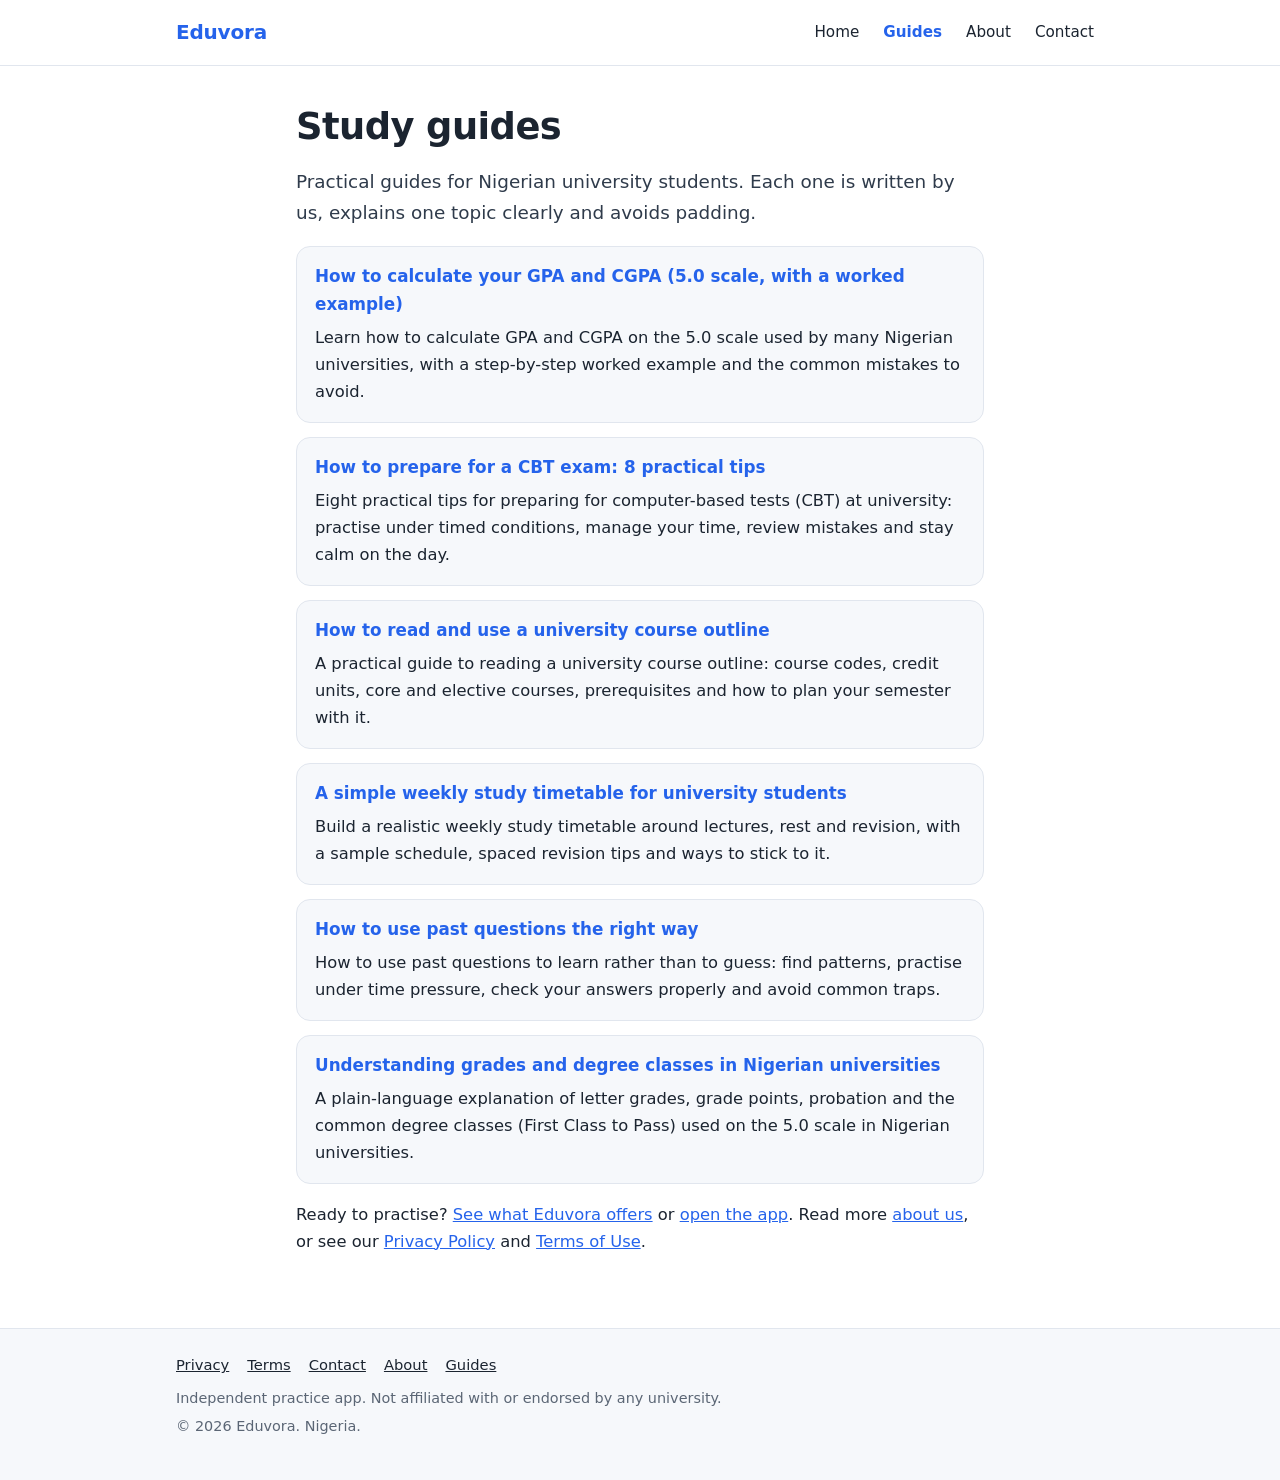
<file: web/guides/index.html>
<!doctype html>
<html lang="en">
<head>
<meta charset="utf-8">
<meta name="viewport" content="width=device-width,initial-scale=1">
<title>Study guides for Nigerian university students | Eduvora</title>
<meta name="description" content="Practical, original study guides for Nigerian university students: GPA and CGPA, CBT exam preparation, course outlines, study timetables, past questions and degree classes.">
<link rel="canonical" href="https://eduvora-app.vercel.app/guides/index.html">
<meta name="theme-color" content="#2563EB">
<meta property="og:type" content="website">
<meta property="og:site_name" content="Eduvora">
<meta property="og:title" content="Study guides for Nigerian university students | Eduvora">
<meta property="og:description" content="Practical, original study guides for Nigerian university students: GPA and CGPA, CBT exam preparation, course outlines, study timetables, past questions and degree classes.">
<meta property="og:url" content="https://eduvora-app.vercel.app/guides/index.html">
<meta property="og:image" content="https://eduvora-app.vercel.app/icons/Icon-512.png">
<meta name="twitter:card" content="summary">
<link rel="icon" type="image/png" href="../favicon.png">
<link rel="stylesheet" href="../site-static/site.css">
</head>
<body>
<header class="site-header">
<div class="wrap">
<a class="brand" href="../welcome.html">Eduvora</a>
<nav class="site-nav" aria-label="Main"><a href="../welcome.html">Home</a><a href="../guides/index.html" aria-current="page">Guides</a><a href="../about.html">About</a><a href="../contact.html">Contact</a></nav>
</div>
</header>
<main>

<div class="narrow page">
<h1>Study guides</h1>
<p class="lead">Practical guides for Nigerian university students. Each one is written by us, explains one topic clearly and avoids padding.</p>
<div class="grid">
<div class="card"><h3><a class="card-link" href="how-to-calculate-gpa-and-cgpa.html">How to calculate your GPA and CGPA (5.0 scale, with a worked example)</a></h3><p>Learn how to calculate GPA and CGPA on the 5.0 scale used by many Nigerian universities, with a step-by-step worked example and the common mistakes to avoid.</p></div>
<div class="card"><h3><a class="card-link" href="how-to-prepare-for-a-cbt-exam.html">How to prepare for a CBT exam: 8 practical tips</a></h3><p>Eight practical tips for preparing for computer-based tests (CBT) at university: practise under timed conditions, manage your time, review mistakes and stay calm on the day.</p></div>
<div class="card"><h3><a class="card-link" href="how-to-read-a-university-course-outline.html">How to read and use a university course outline</a></h3><p>A practical guide to reading a university course outline: course codes, credit units, core and elective courses, prerequisites and how to plan your semester with it.</p></div>
<div class="card"><h3><a class="card-link" href="a-simple-weekly-study-timetable.html">A simple weekly study timetable for university students</a></h3><p>Build a realistic weekly study timetable around lectures, rest and revision, with a sample schedule, spaced revision tips and ways to stick to it.</p></div>
<div class="card"><h3><a class="card-link" href="how-to-use-past-questions-the-right-way.html">How to use past questions the right way</a></h3><p>How to use past questions to learn rather than to guess: find patterns, practise under time pressure, check your answers properly and avoid common traps.</p></div>
<div class="card"><h3><a class="card-link" href="understanding-grades-and-degree-classes.html">Understanding grades and degree classes in Nigerian universities</a></h3><p>A plain-language explanation of letter grades, grade points, probation and the common degree classes (First Class to Pass) used on the 5.0 scale in Nigerian universities.</p></div>
</div>
<p>Ready to practise? <a href="../welcome.html">See what Eduvora offers</a> or <a href="https://eduvora-app.vercel.app/">open the app</a>. Read more <a href="../about.html">about us</a>, or see our <a href="../privacy.html">Privacy Policy</a> and <a href="../terms.html">Terms of Use</a>.</p>
</div>

</main>
<footer class="site-footer">
<div class="wrap">
<nav aria-label="Footer">
<a href="../privacy.html">Privacy</a>
<a href="../terms.html">Terms</a>
<a href="../contact.html">Contact</a>
<a href="../about.html">About</a>
<a href="../guides/index.html">Guides</a>
</nav>
<p>Independent practice app. Not affiliated with or endorsed by any university.</p>
<p>&copy; 2026 Eduvora. Nigeria.</p>
</div>
</footer>
</body>
</html>
</file>
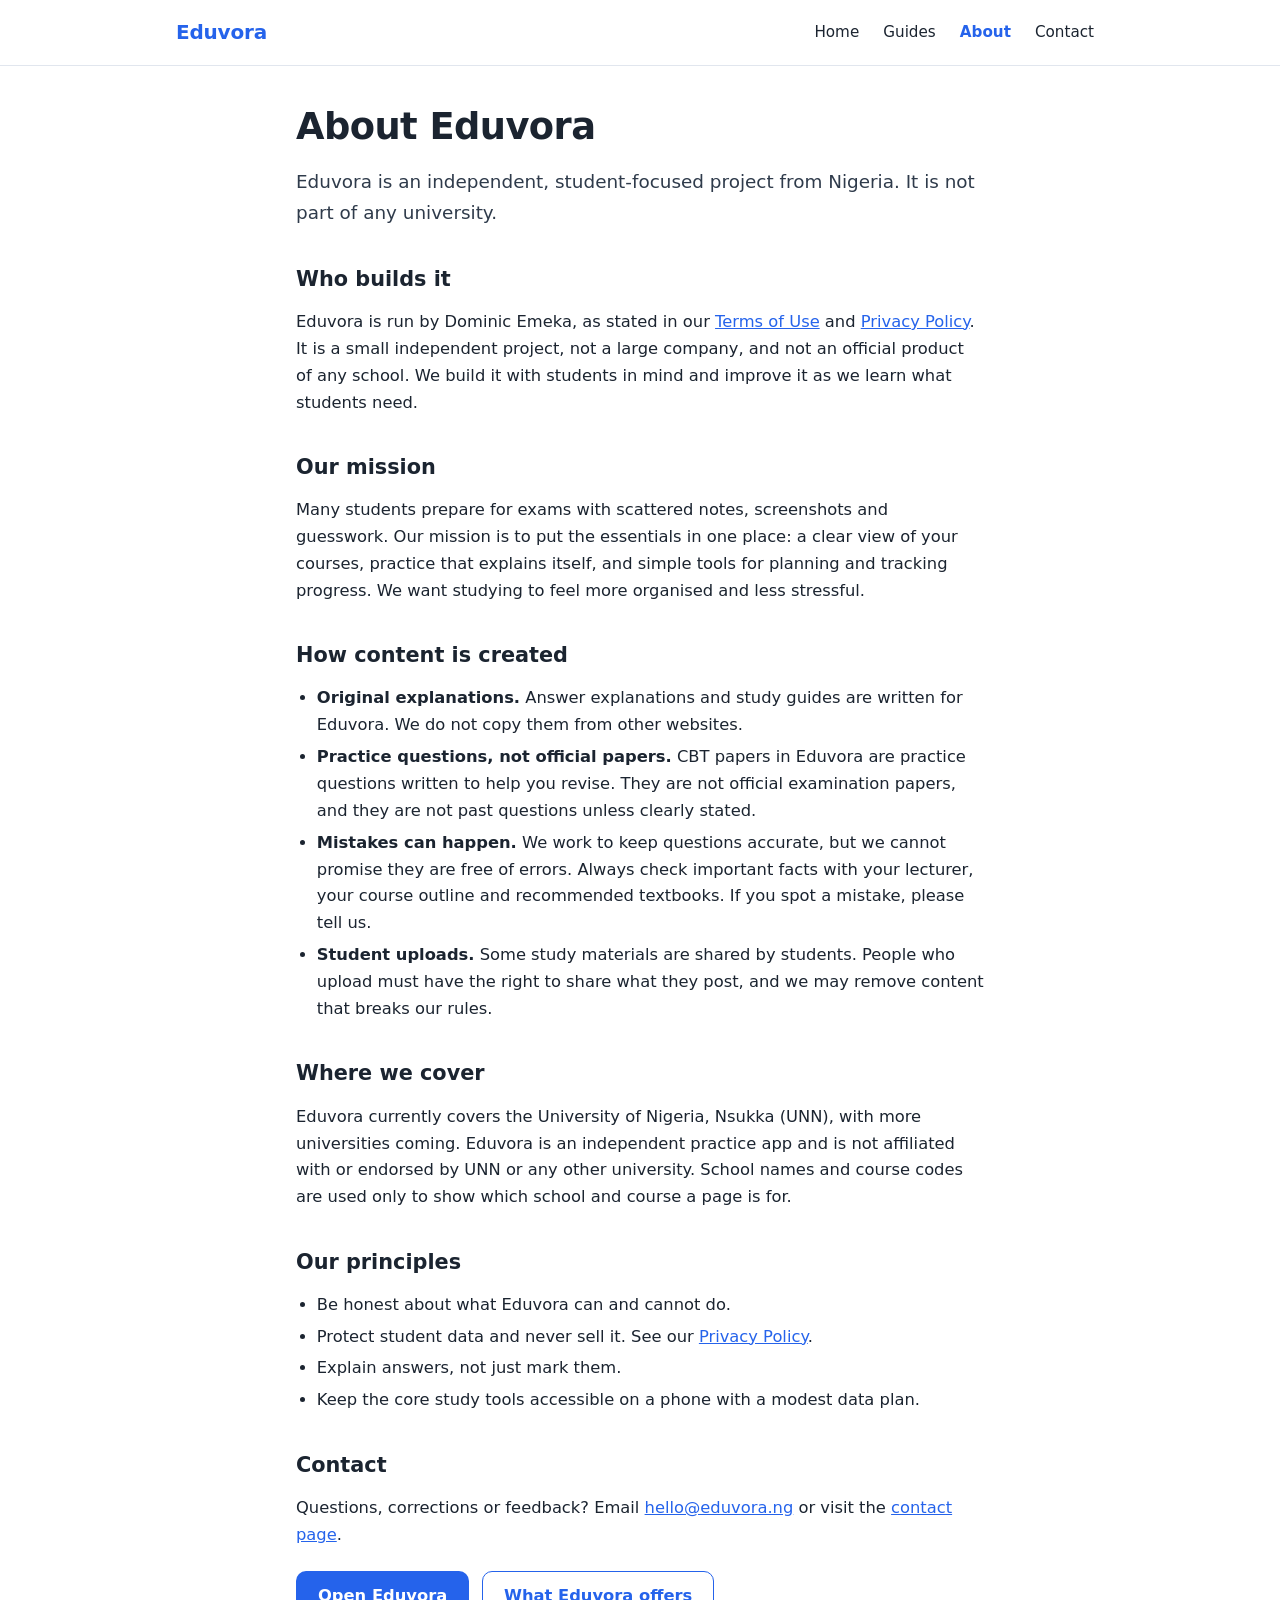
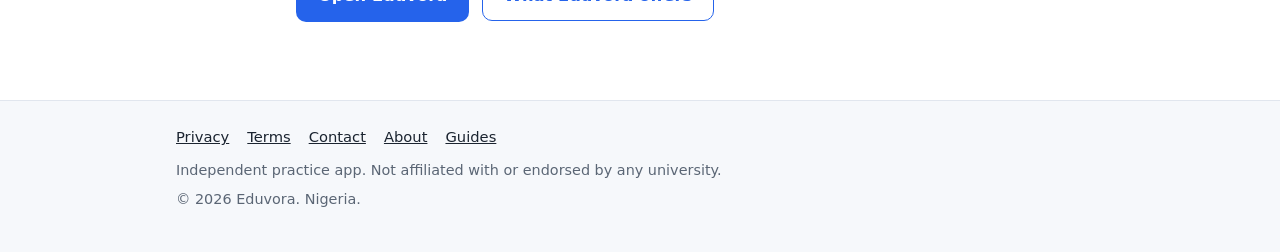
<file: web/about.html>
<!doctype html>
<html lang="en">
<head>
<meta charset="utf-8">
<meta name="viewport" content="width=device-width,initial-scale=1">
<title>About Eduvora - an independent study app from Nigeria</title>
<meta name="description" content="Eduvora is an independent, student-focused project from Nigeria. Learn about our mission, how our practice questions and explanations are created, and how to reach us.">
<link rel="canonical" href="https://eduvora-app.vercel.app/about.html">
<meta name="theme-color" content="#2563EB">
<meta property="og:type" content="website">
<meta property="og:site_name" content="Eduvora">
<meta property="og:title" content="About Eduvora - an independent study app from Nigeria">
<meta property="og:description" content="Eduvora is an independent, student-focused project from Nigeria. Learn about our mission, how our practice questions and explanations are created, and how to reach us.">
<meta property="og:url" content="https://eduvora-app.vercel.app/about.html">
<meta property="og:image" content="https://eduvora-app.vercel.app/icons/Icon-512.png">
<meta name="twitter:card" content="summary">
<link rel="icon" type="image/png" href="favicon.png">
<link rel="stylesheet" href="site-static/site.css">
</head>
<body>
<header class="site-header">
<div class="wrap">
<a class="brand" href="welcome.html">Eduvora</a>
<nav class="site-nav" aria-label="Main"><a href="welcome.html">Home</a><a href="guides/index.html">Guides</a><a href="about.html" aria-current="page">About</a><a href="contact.html">Contact</a></nav>
</div>
</header>
<main>

<div class="narrow page">
<h1>About Eduvora</h1>
<p class="lead">Eduvora is an independent, student-focused project from Nigeria. It is not part of any university.</p>

<h2>Who builds it</h2>
<p>Eduvora is run by Dominic Emeka, as stated in our <a href="terms.html">Terms of Use</a> and <a href="privacy.html">Privacy Policy</a>. It is a small independent project, not a large company, and not an official product of any school. We build it with students in mind and improve it as we learn what students need.</p>

<h2>Our mission</h2>
<p>Many students prepare for exams with scattered notes, screenshots and guesswork. Our mission is to put the essentials in one place: a clear view of your courses, practice that explains itself, and simple tools for planning and tracking progress. We want studying to feel more organised and less stressful.</p>

<h2>How content is created</h2>
<ul>
<li><strong>Original explanations.</strong> Answer explanations and study guides are written for Eduvora. We do not copy them from other websites.</li>
<li><strong>Practice questions, not official papers.</strong> CBT papers in Eduvora are practice questions written to help you revise. They are not official examination papers, and they are not past questions unless clearly stated.</li>
<li><strong>Mistakes can happen.</strong> We work to keep questions accurate, but we cannot promise they are free of errors. Always check important facts with your lecturer, your course outline and recommended textbooks. If you spot a mistake, please tell us.</li>
<li><strong>Student uploads.</strong> Some study materials are shared by students. People who upload must have the right to share what they post, and we may remove content that breaks our rules.</li>
</ul>

<h2>Where we cover</h2>
<p>Eduvora currently covers the University of Nigeria, Nsukka (UNN), with more universities coming. Eduvora is an independent practice app and is not affiliated with or endorsed by UNN or any other university. School names and course codes are used only to show which school and course a page is for.</p>

<h2>Our principles</h2>
<ul>
<li>Be honest about what Eduvora can and cannot do.</li>
<li>Protect student data and never sell it. See our <a href="privacy.html">Privacy Policy</a>.</li>
<li>Explain answers, not just mark them.</li>
<li>Keep the core study tools accessible on a phone with a modest data plan.</li>
</ul>

<h2>Contact</h2>
<p>Questions, corrections or feedback? Email <a href="mailto:hello@eduvora.ng">hello@eduvora.ng</a> or visit the <a href="contact.html">contact page</a>.</p>
<p><a class="btn" href="https://eduvora-app.vercel.app/">Open Eduvora</a> <a class="btn secondary" href="welcome.html">What Eduvora offers</a></p>
</div>

</main>
<footer class="site-footer">
<div class="wrap">
<nav aria-label="Footer">
<a href="privacy.html">Privacy</a>
<a href="terms.html">Terms</a>
<a href="contact.html">Contact</a>
<a href="about.html">About</a>
<a href="guides/index.html">Guides</a>
</nav>
<p>Independent practice app. Not affiliated with or endorsed by any university.</p>
<p>&copy; 2026 Eduvora. Nigeria.</p>
</div>
</footer>
</body>
</html>
</file>
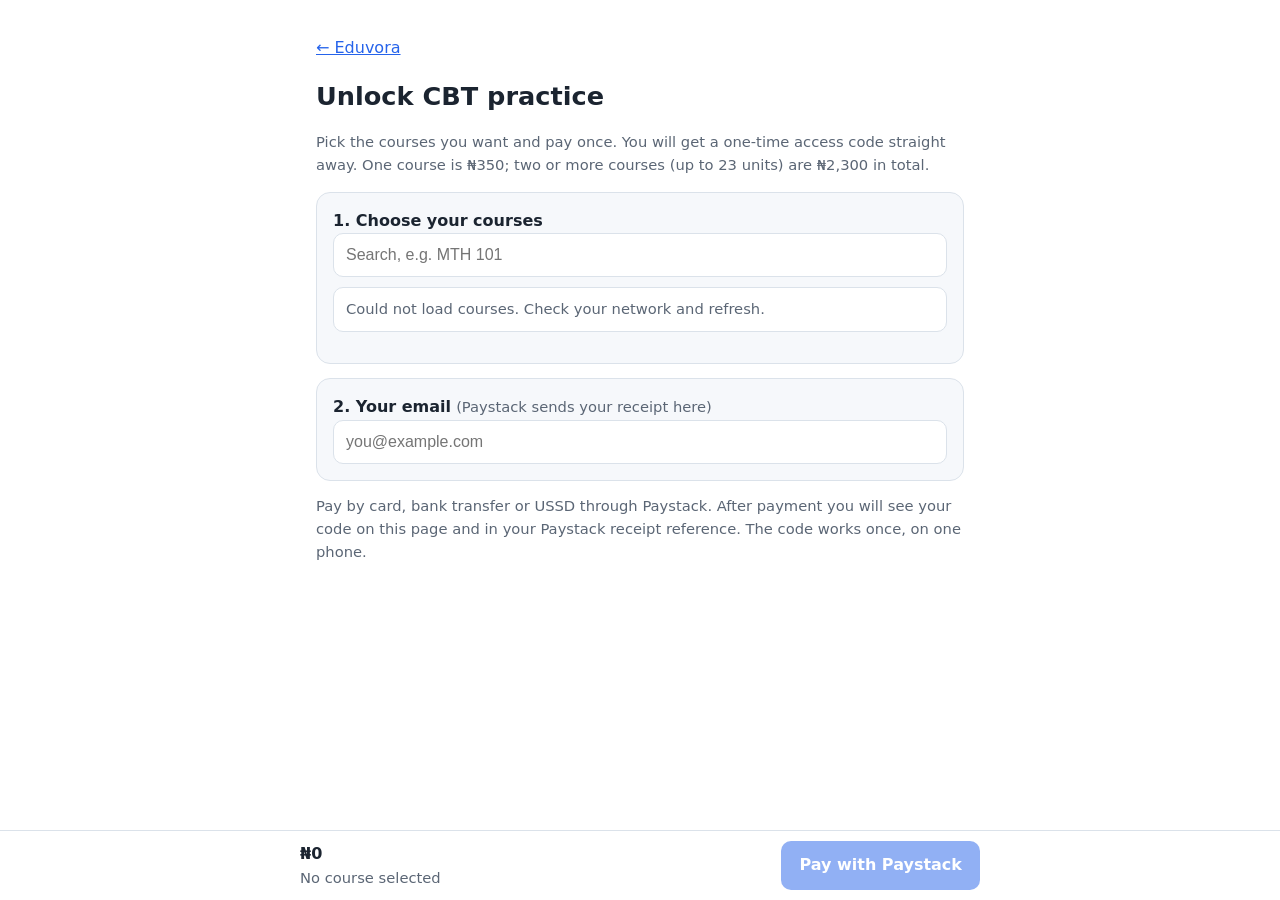
<file: web/buy.html>
<!doctype html>
<html lang="en">
<head>
<meta charset="utf-8">
<meta name="viewport" content="width=device-width,initial-scale=1">
<meta name="robots" content="noindex">
<title>Buy CBT access - Eduvora</title>
<meta name="theme-color" content="#2563EB">
<link rel="icon" type="image/png" href="favicon.png">
<style>
:root{--bg:#fff;--fg:#1b2430;--muted:#5b6675;--line:#dbe2ea;--card:#f6f8fb;--brand:#2563EB;--brand-fg:#fff;--ok:#0b6b5f;--err:#b42318}
@media (prefers-color-scheme:dark){:root{--bg:#12171d;--fg:#e6ebf0;--muted:#9aa6b4;--line:#2a3441;--card:#1a222c;--brand:#4b83f0;--ok:#6fd3c3;--err:#ff8f85}}
*{box-sizing:border-box}
body{margin:0;background:var(--bg);color:var(--fg);font-family:system-ui,-apple-system,Segoe UI,Roboto,sans-serif;line-height:1.55}
main{max-width:680px;margin:0 auto;padding:20px 16px 90px}
h1{font-size:1.6rem;margin:.3em 0 .2em}
.muted{color:var(--muted);font-size:.92rem}
a{color:var(--brand)}
.card{background:var(--card);border:1px solid var(--line);border-radius:14px;padding:16px;margin:14px 0}
input[type=text],input[type=email],input[type=search]{width:100%;padding:12px;border:1px solid var(--line);border-radius:10px;background:var(--bg);color:var(--fg);font-size:1rem}
.list{max-height:46vh;overflow:auto;border:1px solid var(--line);border-radius:10px;background:var(--bg);margin-top:10px}
.row{display:flex;gap:10px;align-items:flex-start;padding:10px 12px;border-bottom:1px solid var(--line);cursor:pointer}
.row:last-child{border-bottom:0}
.row input{margin-top:4px;width:18px;height:18px}
.row .t{font-weight:600}
.row .s{color:var(--muted);font-size:.85rem}
.row.off{opacity:.45;cursor:not-allowed}
.bar{position:fixed;left:0;right:0;bottom:0;background:var(--bg);border-top:1px solid var(--line);padding:10px 16px}
.bar .in{max-width:680px;margin:0 auto;display:flex;gap:12px;align-items:center;justify-content:space-between}
button{font:inherit;font-weight:700;border:0;border-radius:10px;padding:12px 18px;background:var(--brand);color:var(--brand-fg);cursor:pointer}
button[disabled]{opacity:.5;cursor:not-allowed}
button.ghost{background:transparent;color:var(--brand);border:1px solid var(--line)}
.code{font-size:2rem;font-weight:800;letter-spacing:.08em;text-align:center;padding:18px;border:2px dashed var(--brand);border-radius:14px;background:var(--bg);word-break:break-all;user-select:all}
.err{color:var(--err);margin:8px 0}
.ok{color:var(--ok)}
ol{padding-left:20px}
.hidden{display:none}
</style>
</head>
<body>
<main>
<p><a href="welcome.html">&larr; Eduvora</a></p>

<section id="shop">
  <h1>Unlock CBT practice</h1>
  <p class="muted">Pick the courses you want and pay once. You will get a one-time access code straight away. One course is &#8358;350; two or more courses (up to 23 units) are &#8358;2,300 in total.</p>

  <div class="card">
    <label for="q"><strong>1. Choose your courses</strong></label>
    <input id="q" type="search" placeholder="Search, e.g. MTH 101" autocomplete="off">
    <div id="list" class="list"><div class="row"><span class="muted">Loading courses...</span></div></div>
    <p class="muted" id="units"></p>
  </div>

  <div class="card">
    <label for="email"><strong>2. Your email</strong> <span class="muted">(Paystack sends your receipt here)</span></label>
    <input id="email" type="email" placeholder="you@example.com" autocomplete="email">
    <p id="err" class="err hidden"></p>
  </div>

  <p class="muted">Pay by card, bank transfer or USSD through Paystack. After payment you will see your code on this page and in your Paystack receipt reference. The code works once, on one phone.</p>
</section>

<section id="result" class="hidden">
  <h1 id="rtitle">Confirming your payment...</h1>
  <p id="rmsg" class="muted">Please keep this page open. Bank transfers can take a minute.</p>
  <div id="rcode" class="code hidden"></div>
  <div id="rhow" class="hidden">
    <p><button id="copy" class="ghost" type="button">Copy code</button></p>
    <ol>
      <li>Open the <strong>Eduvora</strong> app and sign in.</li>
      <li>Go to <strong>CBT</strong> and tap a locked paper.</li>
      <li>Tap <strong>&ldquo;I have an access code&rdquo;</strong> and enter the code above.</li>
    </ol>
    <p class="muted">Screenshot this page or copy the code now. If you lose it, open this page again from the same phone, or enter your Paystack reference below.</p>
  </div>
  <div class="card hidden" id="again">
    <label for="ref"><strong>Already paid?</strong> Enter your payment reference (it starts with <code>edg_</code>).</label>
    <input id="ref" type="text" placeholder="edg_..." autocomplete="off">
    <p><button id="find" type="button">Show my code</button></p>
  </div>
  <p><a href="buy.html">Buy more courses</a></p>
</section>
</main>

<div class="bar" id="bar">
  <div class="in">
    <div><strong id="price">&#8358;0</strong><div class="muted" id="count">No course selected</div></div>
    <button id="pay" type="button" disabled>Pay with Paystack</button>
  </div>
</div>

<script>
(function () {
  var API = 'https://wdsvzhxhqzblpekdmsqs.supabase.co/functions/v1/';
  var KEY = 'sb_publishable_OXt5d1ErVRZkC8vN-bGSJw_WpX07_IK';
  var MAX_UNITS = 23;
  var subjects = [];
  var picked = {};
  var $ = function (id) { return document.getElementById(id); };

  function call(fn, body) {
    return fetch(API + fn, {
      method: 'POST',
      headers: { 'Content-Type': 'application/json', apikey: KEY },
      body: JSON.stringify(body || {})
    }).then(function (r) { return r.json().then(function (j) { j._status = r.status; return j; }); });
  }
  function money(n) { return '₦' + n.toLocaleString('en-NG'); }
  function esc(s) { return String(s).replace(/[&<>"]/g, function (c) { return { '&': '&amp;', '<': '&lt;', '>': '&gt;', '"': '&quot;' }[c]; }); }
  function totalUnits() { return subjects.reduce(function (s, x) { return s + (picked[x.id] ? x.units : 0); }, 0); }
  function count() { return Object.keys(picked).filter(function (k) { return picked[k]; }).length; }

  function render() {
    var q = $('q').value.trim().toLowerCase();
    var used = totalUnits();
    var html = '';
    subjects.forEach(function (s) {
      if (q && s.name.toLowerCase().indexOf(q) === -1) return;
      var on = !!picked[s.id];
      var off = !on && used + s.units > MAX_UNITS;
      html += '<label class="row' + (off ? ' off' : '') + '"><input type="checkbox" data-id="' + esc(s.id) + '"' + (on ? ' checked' : '') + (off ? ' disabled' : '') + '>' +
        '<span><span class="t">' + esc(s.name) + '</span><br><span class="s">' + s.questions + ' questions &middot; ' + s.units + ' units</span></span></label>';
    });
    $('list').innerHTML = html || '<div class="row"><span class="muted">No course found.</span></div>';
    var n = count();
    $('units').textContent = used + ' / ' + MAX_UNITS + ' units selected';
    $('price').textContent = money(n === 0 ? 0 : (n === 1 ? 350 : 2300));
    $('count').textContent = n === 0 ? 'No course selected' : n + (n === 1 ? ' course' : ' courses');
    $('pay').disabled = n === 0;
  }

  function showErr(msg) { var e = $('err'); e.textContent = msg; e.classList.toggle('hidden', !msg); }

  function loadCatalog() {
    call('guest-catalog').then(function (j) {
      subjects = (j.subjects || []).filter(function (s) { return s.units > 0; });
      if (!subjects.length) $('list').innerHTML = '<div class="row"><span class="muted">' + esc(j.error || 'No courses available right now.') + '</span></div>';
      else render();
    }).catch(function () { $('list').innerHTML = '<div class="row"><span class="muted">Could not load courses. Check your network and refresh.</span></div>'; });
  }

  $('q').addEventListener('input', render);
  $('list').addEventListener('change', function (e) {
    var id = e.target && e.target.getAttribute('data-id');
    if (id) { picked[id] = e.target.checked; render(); }
  });
  $('pay').addEventListener('click', function () {
    showErr('');
    var email = $('email').value.trim();
    if (!/^[^\s@]+@[^\s@]+\.[^\s@]{2,}$/.test(email)) { showErr('Enter a valid email address.'); $('email').focus(); return; }
    var ids = Object.keys(picked).filter(function (k) { return picked[k]; });
    $('pay').disabled = true; $('pay').textContent = 'Opening Paystack...';
    call('guest-checkout', { email: email, subjectIds: ids }).then(function (j) {
      if (j.authorizationUrl) {
        try { localStorage.setItem('eduvora_last_ref', j.reference); } catch (e) {}
        window.location.href = j.authorizationUrl;
      } else {
        showErr(j.error || 'Could not start the payment. Please try again.');
        $('pay').disabled = false; $('pay').textContent = 'Pay with Paystack';
      }
    }).catch(function () { showErr('Network problem. Please try again.'); $('pay').disabled = false; $('pay').textContent = 'Pay with Paystack'; });
  });

  // ---------- result mode ----------
  function showCode(code) {
    $('rtitle').textContent = 'Payment received';
    $('rtitle').className = 'ok';
    $('rmsg').textContent = 'Your one-time access code:';
    $('rcode').textContent = code; $('rcode').classList.remove('hidden');
    $('rhow').classList.remove('hidden');
    $('again').classList.add('hidden');
    $('bar').classList.add('hidden');
  }
  function claim(ref, attempt) {
    call('guest-claim', { reference: ref }).then(function (j) {
      if (j.paid && j.code) { showCode(j.code); return; }
      if (j.error && j._status !== 200) {
        $('rtitle').textContent = 'We could not find that payment';
        $('rmsg').textContent = j.error; $('again').classList.remove('hidden'); return;
      }
      if (attempt < 25) { setTimeout(function () { claim(ref, attempt + 1); }, 3000); return; }
      $('rtitle').textContent = 'Still waiting for the payment';
      $('rmsg').textContent = 'If you have already paid, wait a minute and enter your reference below, or contact us at hello@eduvora.ng with your Paystack receipt.';
      $('again').classList.remove('hidden');
    }).catch(function () {
      if (attempt < 25) setTimeout(function () { claim(ref, attempt + 1); }, 4000);
    });
  }
  function startResult(ref) {
    $('shop').classList.add('hidden'); $('bar').classList.add('hidden'); $('result').classList.remove('hidden');
    $('again').classList.remove('hidden');
    claim(ref, 0);
  }
  $('find').addEventListener('click', function () {
    var ref = $('ref').value.trim();
    if (!/^edg_[a-f0-9]{32}$/.test(ref)) { $('rmsg').textContent = 'That reference does not look right. It starts with edg_ and has 36 characters.'; return; }
    $('rtitle').textContent = 'Checking...'; $('rcode').classList.add('hidden'); claim(ref, 0);
  });
  $('copy').addEventListener('click', function () {
    var c = $('rcode').textContent;
    if (navigator.clipboard) navigator.clipboard.writeText(c).then(function () { $('copy').textContent = 'Copied'; });
  });

  var m = /[?&]ref=(edg_[a-f0-9]{32})/.exec(location.search);
  if (m) { startResult(m[1]); } else { loadCatalog(); }
})();
</script>
</body>
</html>
</file>
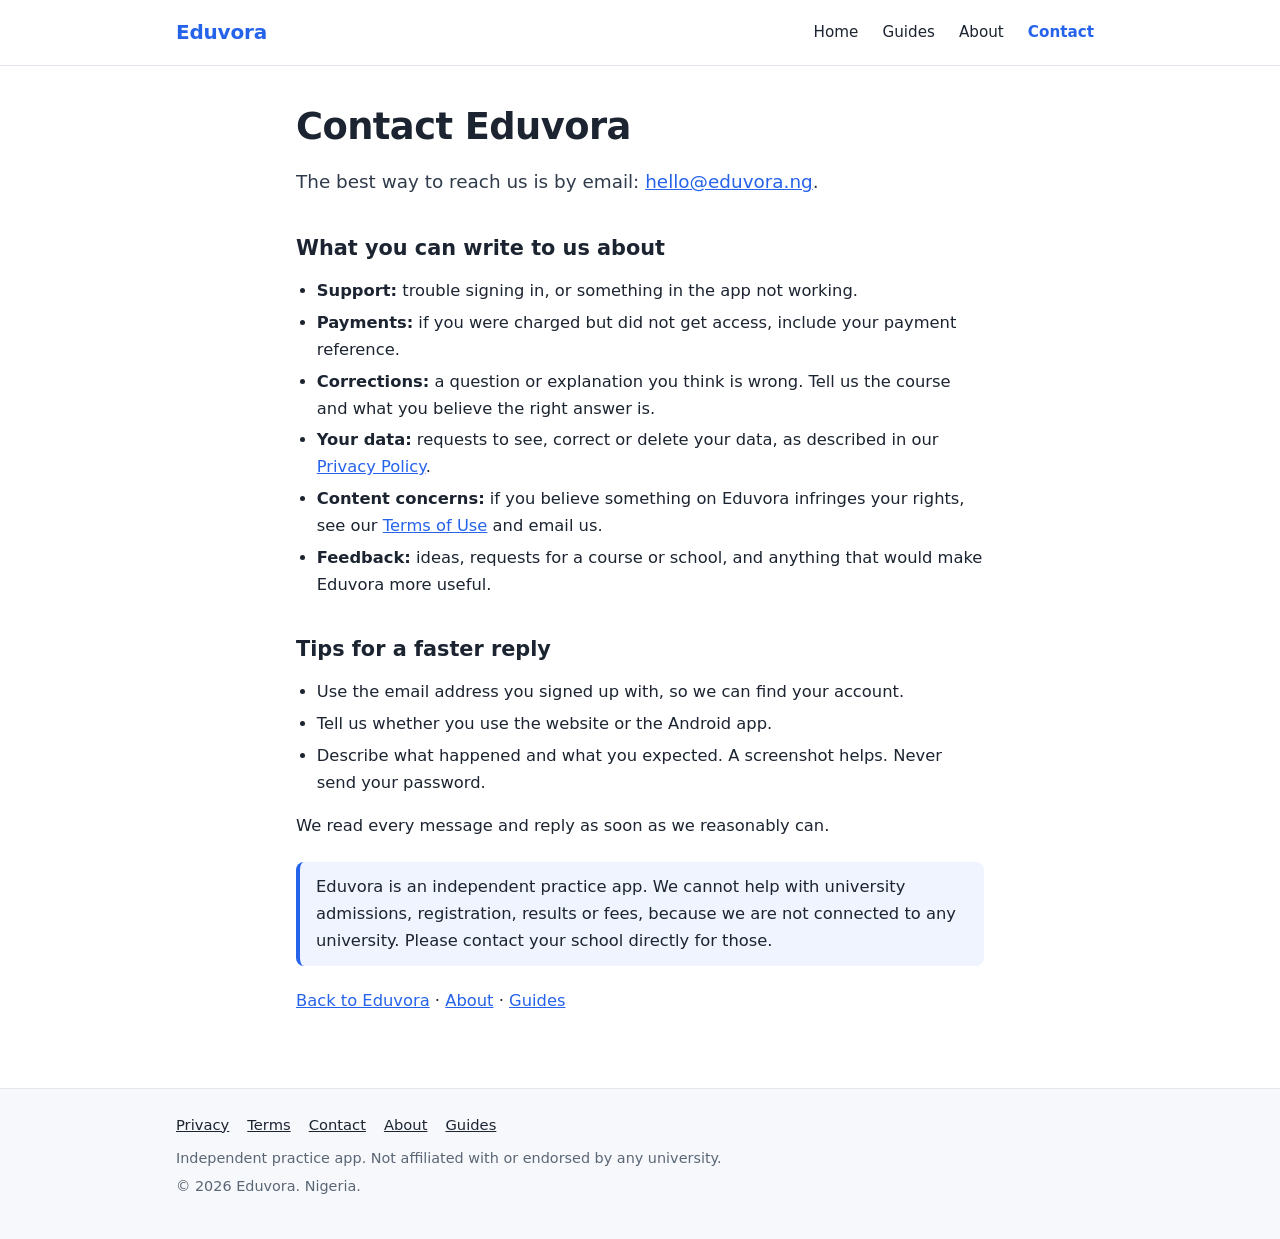
<file: web/contact.html>
<!doctype html>
<html lang="en">
<head>
<meta charset="utf-8">
<meta name="viewport" content="width=device-width,initial-scale=1">
<title>Contact Eduvora</title>
<meta name="description" content="Contact the Eduvora team by email for support, corrections, payment questions, account deletion requests or feedback.">
<link rel="canonical" href="https://eduvora-app.vercel.app/contact.html">
<meta name="theme-color" content="#2563EB">
<meta property="og:type" content="website">
<meta property="og:site_name" content="Eduvora">
<meta property="og:title" content="Contact Eduvora">
<meta property="og:description" content="Contact the Eduvora team by email for support, corrections, payment questions, account deletion requests or feedback.">
<meta property="og:url" content="https://eduvora-app.vercel.app/contact.html">
<meta property="og:image" content="https://eduvora-app.vercel.app/icons/Icon-512.png">
<meta name="twitter:card" content="summary">
<link rel="icon" type="image/png" href="favicon.png">
<link rel="stylesheet" href="site-static/site.css">
</head>
<body>
<header class="site-header">
<div class="wrap">
<a class="brand" href="welcome.html">Eduvora</a>
<nav class="site-nav" aria-label="Main"><a href="welcome.html">Home</a><a href="guides/index.html">Guides</a><a href="about.html">About</a><a href="contact.html" aria-current="page">Contact</a></nav>
</div>
</header>
<main>

<div class="narrow page">
<h1>Contact Eduvora</h1>
<p class="lead">The best way to reach us is by email: <a href="mailto:hello@eduvora.ng">hello@eduvora.ng</a>.</p>

<h2>What you can write to us about</h2>
<ul>
<li><strong>Support:</strong> trouble signing in, or something in the app not working.</li>
<li><strong>Payments:</strong> if you were charged but did not get access, include your payment reference.</li>
<li><strong>Corrections:</strong> a question or explanation you think is wrong. Tell us the course and what you believe the right answer is.</li>
<li><strong>Your data:</strong> requests to see, correct or delete your data, as described in our <a href="privacy.html">Privacy Policy</a>.</li>
<li><strong>Content concerns:</strong> if you believe something on Eduvora infringes your rights, see our <a href="terms.html">Terms of Use</a> and email us.</li>
<li><strong>Feedback:</strong> ideas, requests for a course or school, and anything that would make Eduvora more useful.</li>
</ul>

<h2>Tips for a faster reply</h2>
<ul>
<li>Use the email address you signed up with, so we can find your account.</li>
<li>Tell us whether you use the website or the Android app.</li>
<li>Describe what happened and what you expected. A screenshot helps. Never send your password.</li>
</ul>

<p>We read every message and reply as soon as we reasonably can.</p>

<div class="note">
<p>Eduvora is an independent practice app. We cannot help with university admissions, registration, results or fees, because we are not connected to any university. Please contact your school directly for those.</p>
</div>

<p><a href="welcome.html">Back to Eduvora</a> &middot; <a href="about.html">About</a> &middot; <a href="guides/index.html">Guides</a></p>
</div>

</main>
<footer class="site-footer">
<div class="wrap">
<nav aria-label="Footer">
<a href="privacy.html">Privacy</a>
<a href="terms.html">Terms</a>
<a href="contact.html">Contact</a>
<a href="about.html">About</a>
<a href="guides/index.html">Guides</a>
</nav>
<p>Independent practice app. Not affiliated with or endorsed by any university.</p>
<p>&copy; 2026 Eduvora. Nigeria.</p>
</div>
</footer>
</body>
</html>
</file>
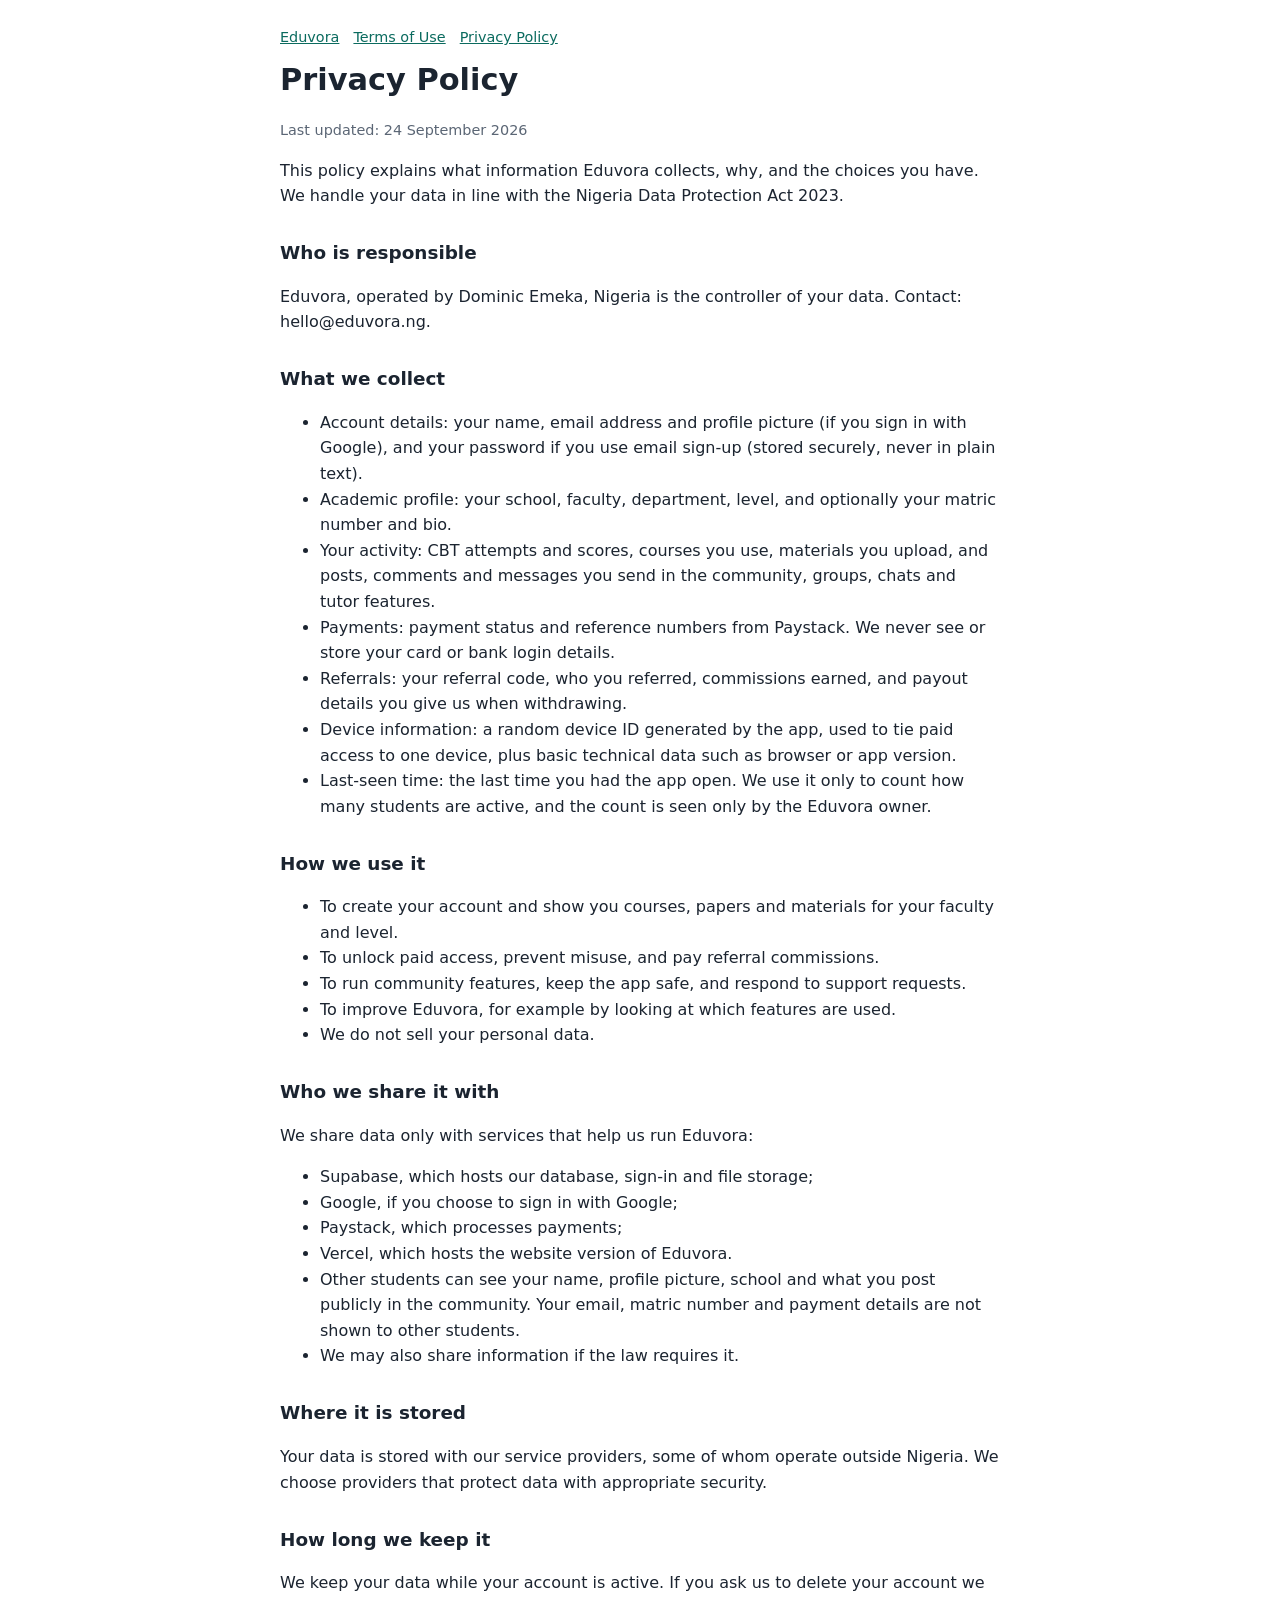
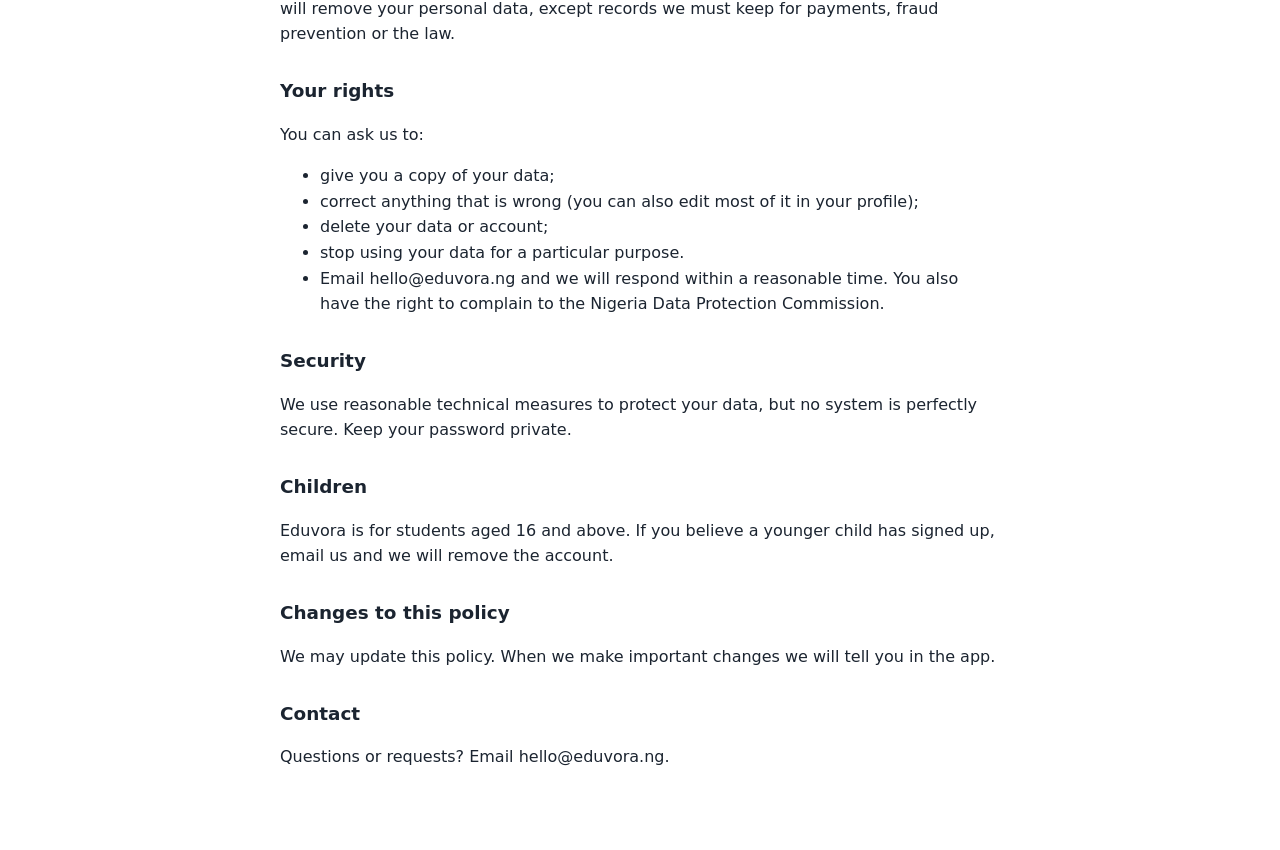
<file: web/privacy.html>
<!doctype html><html lang='en'><head><meta charset='utf-8'><meta name='viewport' content='width=device-width,initial-scale=1'><title>Privacy Policy - Eduvora</title><style>body{font-family:system-ui,-apple-system,Segoe UI,Roboto,sans-serif;line-height:1.6;color:#1b2430;background:#fff;margin:0}main{max-width:720px;margin:0 auto;padding:24px 16px 64px}h1{font-size:1.9rem;margin:.2em 0}h2{font-size:1.15rem;margin:1.6em 0 .4em}p,li{font-size:1rem}.muted{color:#5b6675;font-size:.9rem}a{color:#0b6b5f}nav a{margin-right:14px;font-size:.9rem}@media (prefers-color-scheme:dark){body{background:#12171d;color:#e6ebf0}.muted{color:#9aa6b4}a{color:#6fd3c3}}</style></head><body><main><nav><a href='/'>Eduvora</a><a href='terms.html'>Terms of Use</a><a href='privacy.html'>Privacy Policy</a></nav><h1>Privacy Policy</h1><p class='muted'>Last updated: 24 September 2026</p><p>This policy explains what information Eduvora collects, why, and the choices you have. We handle your data in line with the Nigeria Data Protection Act 2023.</p><h2>Who is responsible</h2><p>Eduvora, operated by Dominic Emeka, Nigeria is the controller of your data. Contact: hello@eduvora.ng.</p><h2>What we collect</h2><ul><li>Account details: your name, email address and profile picture (if you sign in with Google), and your password if you use email sign-up (stored securely, never in plain text).</li><li>Academic profile: your school, faculty, department, level, and optionally your matric number and bio.</li><li>Your activity: CBT attempts and scores, courses you use, materials you upload, and posts, comments and messages you send in the community, groups, chats and tutor features.</li><li>Payments: payment status and reference numbers from Paystack. We never see or store your card or bank login details.</li><li>Referrals: your referral code, who you referred, commissions earned, and payout details you give us when withdrawing.</li><li>Device information: a random device ID generated by the app, used to tie paid access to one device, plus basic technical data such as browser or app version.</li><li>Last-seen time: the last time you had the app open. We use it only to count how many students are active, and the count is seen only by the Eduvora owner.</li></ul><h2>How we use it</h2><ul><li>To create your account and show you courses, papers and materials for your faculty and level.</li><li>To unlock paid access, prevent misuse, and pay referral commissions.</li><li>To run community features, keep the app safe, and respond to support requests.</li><li>To improve Eduvora, for example by looking at which features are used.</li><li>We do not sell your personal data.</li></ul><h2>Who we share it with</h2><p>We share data only with services that help us run Eduvora:</p><ul><li>Supabase, which hosts our database, sign-in and file storage;</li><li>Google, if you choose to sign in with Google;</li><li>Paystack, which processes payments;</li><li>Vercel, which hosts the website version of Eduvora.</li><li>Other students can see your name, profile picture, school and what you post publicly in the community. Your email, matric number and payment details are not shown to other students.</li><li>We may also share information if the law requires it.</li></ul><h2>Where it is stored</h2><p>Your data is stored with our service providers, some of whom operate outside Nigeria. We choose providers that protect data with appropriate security.</p><h2>How long we keep it</h2><p>We keep your data while your account is active. If you ask us to delete your account we will remove your personal data, except records we must keep for payments, fraud prevention or the law.</p><h2>Your rights</h2><p>You can ask us to:</p><ul><li>give you a copy of your data;</li><li>correct anything that is wrong (you can also edit most of it in your profile);</li><li>delete your data or account;</li><li>stop using your data for a particular purpose.</li><li>Email hello@eduvora.ng and we will respond within a reasonable time. You also have the right to complain to the Nigeria Data Protection Commission.</li></ul><h2>Security</h2><p>We use reasonable technical measures to protect your data, but no system is perfectly secure. Keep your password private.</p><h2>Children</h2><p>Eduvora is for students aged 16 and above. If you believe a younger child has signed up, email us and we will remove the account.</p><h2>Changes to this policy</h2><p>We may update this policy. When we make important changes we will tell you in the app.</p><h2>Contact</h2><p>Questions or requests? Email hello@eduvora.ng.</p></main></body></html>
</file>
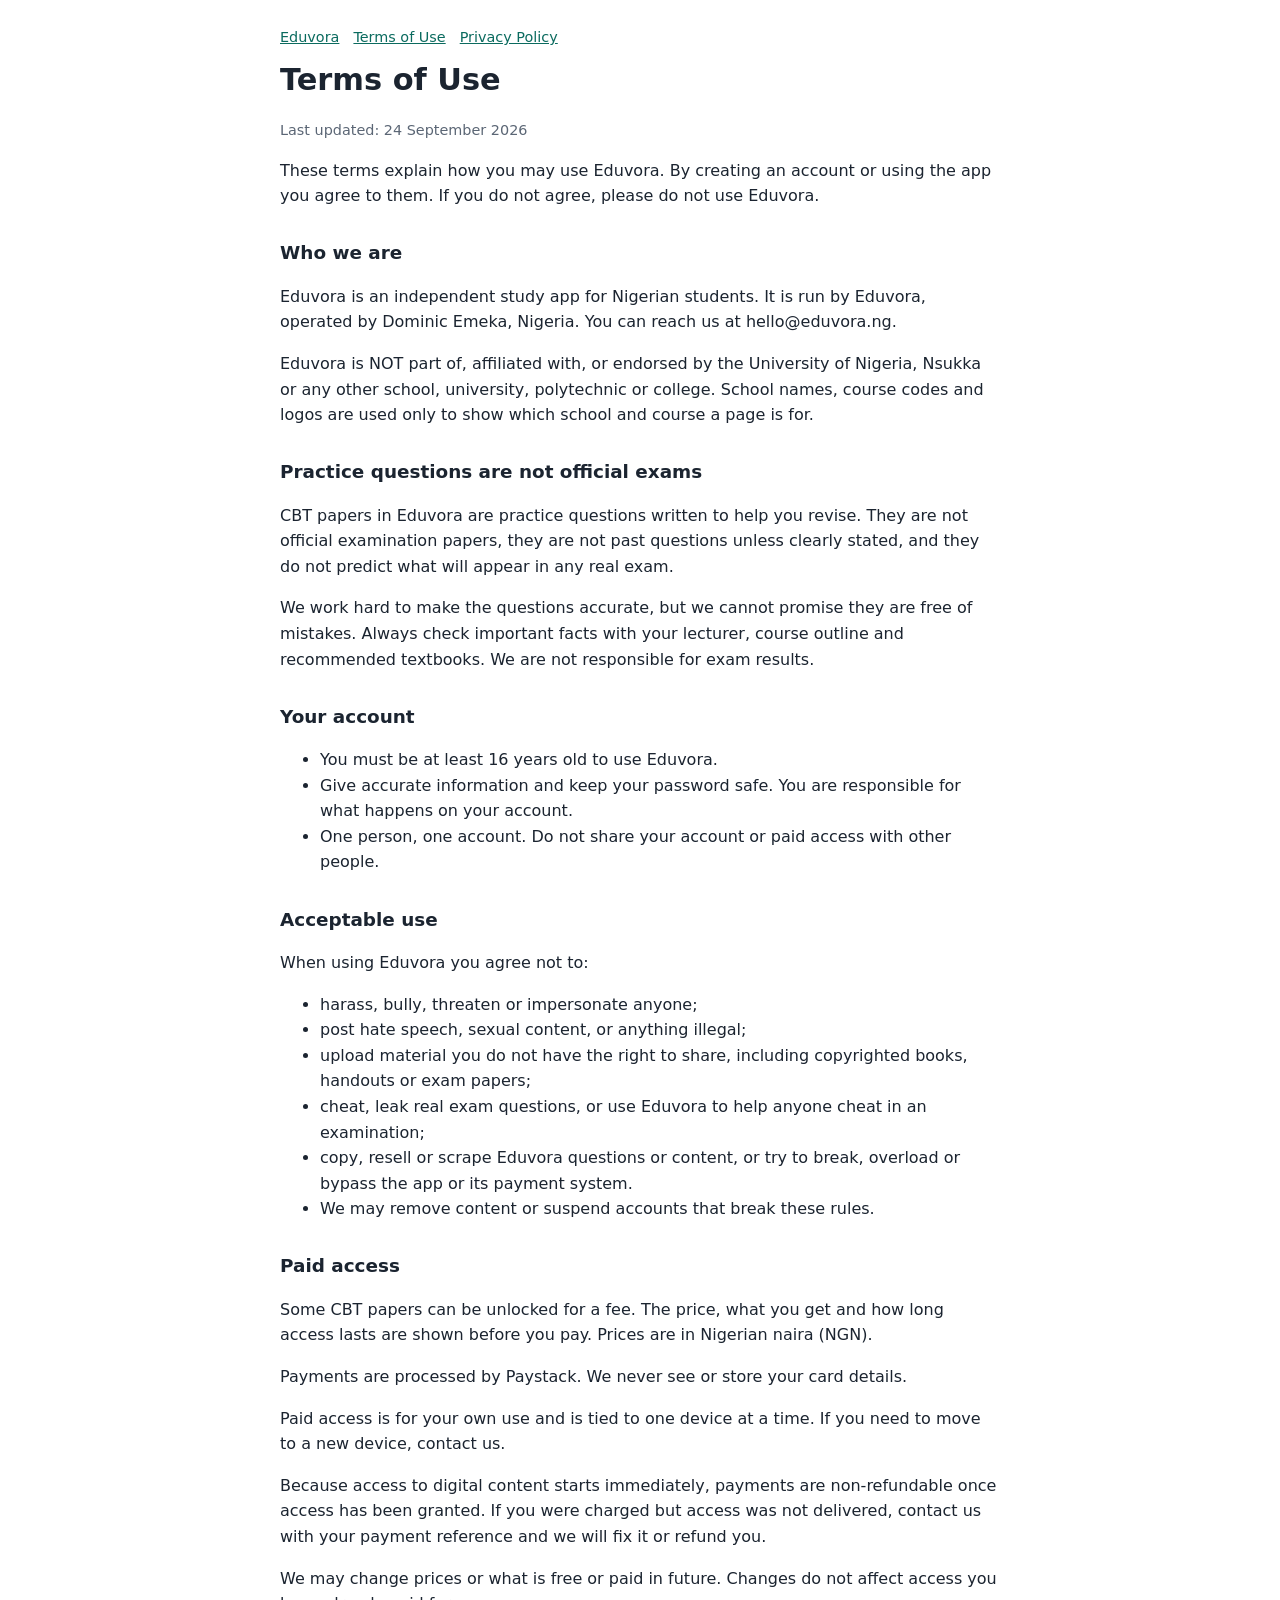
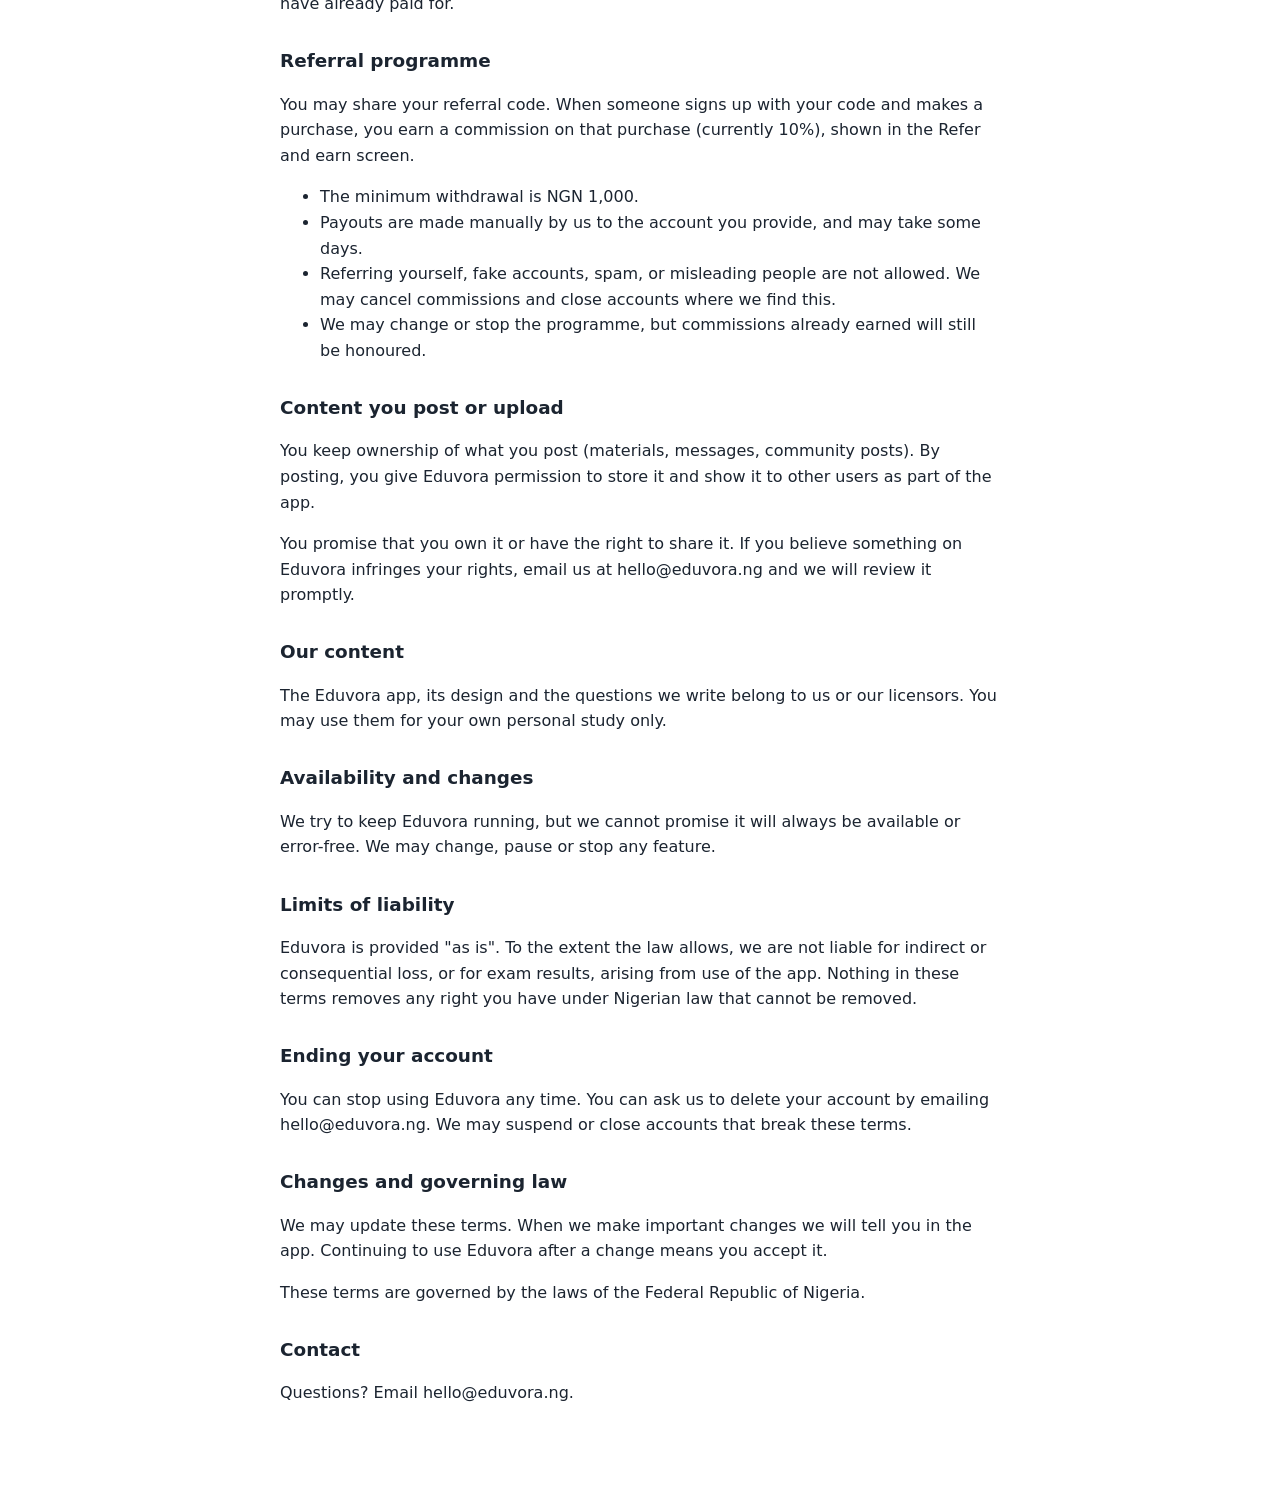
<file: web/terms.html>
<!doctype html><html lang='en'><head><meta charset='utf-8'><meta name='viewport' content='width=device-width,initial-scale=1'><title>Terms of Use - Eduvora</title><style>body{font-family:system-ui,-apple-system,Segoe UI,Roboto,sans-serif;line-height:1.6;color:#1b2430;background:#fff;margin:0}main{max-width:720px;margin:0 auto;padding:24px 16px 64px}h1{font-size:1.9rem;margin:.2em 0}h2{font-size:1.15rem;margin:1.6em 0 .4em}p,li{font-size:1rem}.muted{color:#5b6675;font-size:.9rem}a{color:#0b6b5f}nav a{margin-right:14px;font-size:.9rem}@media (prefers-color-scheme:dark){body{background:#12171d;color:#e6ebf0}.muted{color:#9aa6b4}a{color:#6fd3c3}}</style></head><body><main><nav><a href='/'>Eduvora</a><a href='terms.html'>Terms of Use</a><a href='privacy.html'>Privacy Policy</a></nav><h1>Terms of Use</h1><p class='muted'>Last updated: 24 September 2026</p><p>These terms explain how you may use Eduvora. By creating an account or using the app you agree to them. If you do not agree, please do not use Eduvora.</p><h2>Who we are</h2><p>Eduvora is an independent study app for Nigerian students. It is run by Eduvora, operated by Dominic Emeka, Nigeria. You can reach us at hello@eduvora.ng.</p><p>Eduvora is NOT part of, affiliated with, or endorsed by the University of Nigeria, Nsukka or any other school, university, polytechnic or college. School names, course codes and logos are used only to show which school and course a page is for.</p><h2>Practice questions are not official exams</h2><p>CBT papers in Eduvora are practice questions written to help you revise. They are not official examination papers, they are not past questions unless clearly stated, and they do not predict what will appear in any real exam.</p><p>We work hard to make the questions accurate, but we cannot promise they are free of mistakes. Always check important facts with your lecturer, course outline and recommended textbooks. We are not responsible for exam results.</p><h2>Your account</h2><ul><li>You must be at least 16 years old to use Eduvora.</li><li>Give accurate information and keep your password safe. You are responsible for what happens on your account.</li><li>One person, one account. Do not share your account or paid access with other people.</li></ul><h2>Acceptable use</h2><p>When using Eduvora you agree not to:</p><ul><li>harass, bully, threaten or impersonate anyone;</li><li>post hate speech, sexual content, or anything illegal;</li><li>upload material you do not have the right to share, including copyrighted books, handouts or exam papers;</li><li>cheat, leak real exam questions, or use Eduvora to help anyone cheat in an examination;</li><li>copy, resell or scrape Eduvora questions or content, or try to break, overload or bypass the app or its payment system.</li><li>We may remove content or suspend accounts that break these rules.</li></ul><h2>Paid access</h2><p>Some CBT papers can be unlocked for a fee. The price, what you get and how long access lasts are shown before you pay. Prices are in Nigerian naira (NGN).</p><p>Payments are processed by Paystack. We never see or store your card details.</p><p>Paid access is for your own use and is tied to one device at a time. If you need to move to a new device, contact us.</p><p>Because access to digital content starts immediately, payments are non-refundable once access has been granted. If you were charged but access was not delivered, contact us with your payment reference and we will fix it or refund you.</p><p>We may change prices or what is free or paid in future. Changes do not affect access you have already paid for.</p><h2>Referral programme</h2><p>You may share your referral code. When someone signs up with your code and makes a purchase, you earn a commission on that purchase (currently 10%), shown in the Refer and earn screen.</p><ul><li>The minimum withdrawal is NGN 1,000.</li><li>Payouts are made manually by us to the account you provide, and may take some days.</li><li>Referring yourself, fake accounts, spam, or misleading people are not allowed. We may cancel commissions and close accounts where we find this.</li><li>We may change or stop the programme, but commissions already earned will still be honoured.</li></ul><h2>Content you post or upload</h2><p>You keep ownership of what you post (materials, messages, community posts). By posting, you give Eduvora permission to store it and show it to other users as part of the app.</p><p>You promise that you own it or have the right to share it. If you believe something on Eduvora infringes your rights, email us at hello@eduvora.ng and we will review it promptly.</p><h2>Our content</h2><p>The Eduvora app, its design and the questions we write belong to us or our licensors. You may use them for your own personal study only.</p><h2>Availability and changes</h2><p>We try to keep Eduvora running, but we cannot promise it will always be available or error-free. We may change, pause or stop any feature.</p><h2>Limits of liability</h2><p>Eduvora is provided &quot;as is&quot;. To the extent the law allows, we are not liable for indirect or consequential loss, or for exam results, arising from use of the app. Nothing in these terms removes any right you have under Nigerian law that cannot be removed.</p><h2>Ending your account</h2><p>You can stop using Eduvora any time. You can ask us to delete your account by emailing hello@eduvora.ng. We may suspend or close accounts that break these terms.</p><h2>Changes and governing law</h2><p>We may update these terms. When we make important changes we will tell you in the app. Continuing to use Eduvora after a change means you accept it.</p><p>These terms are governed by the laws of the Federal Republic of Nigeria.</p><h2>Contact</h2><p>Questions? Email hello@eduvora.ng.</p></main></body></html>
</file>
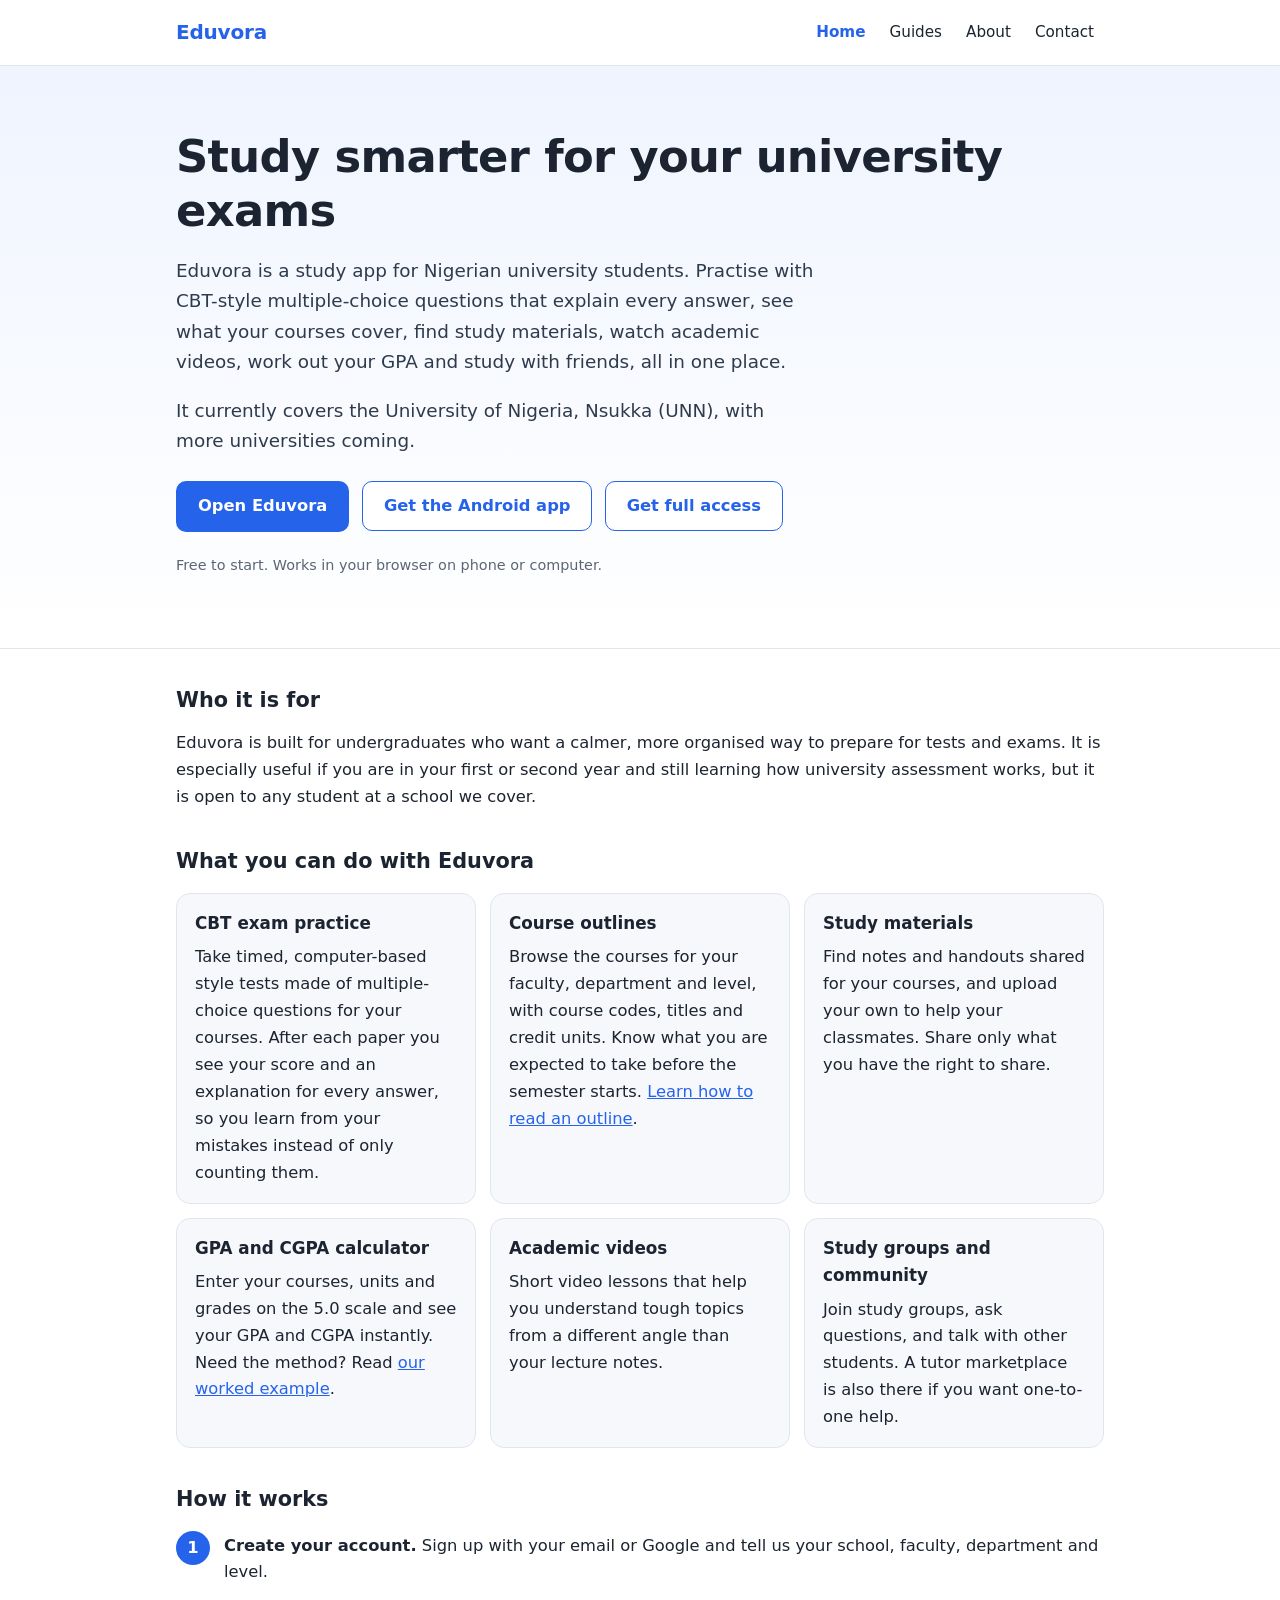
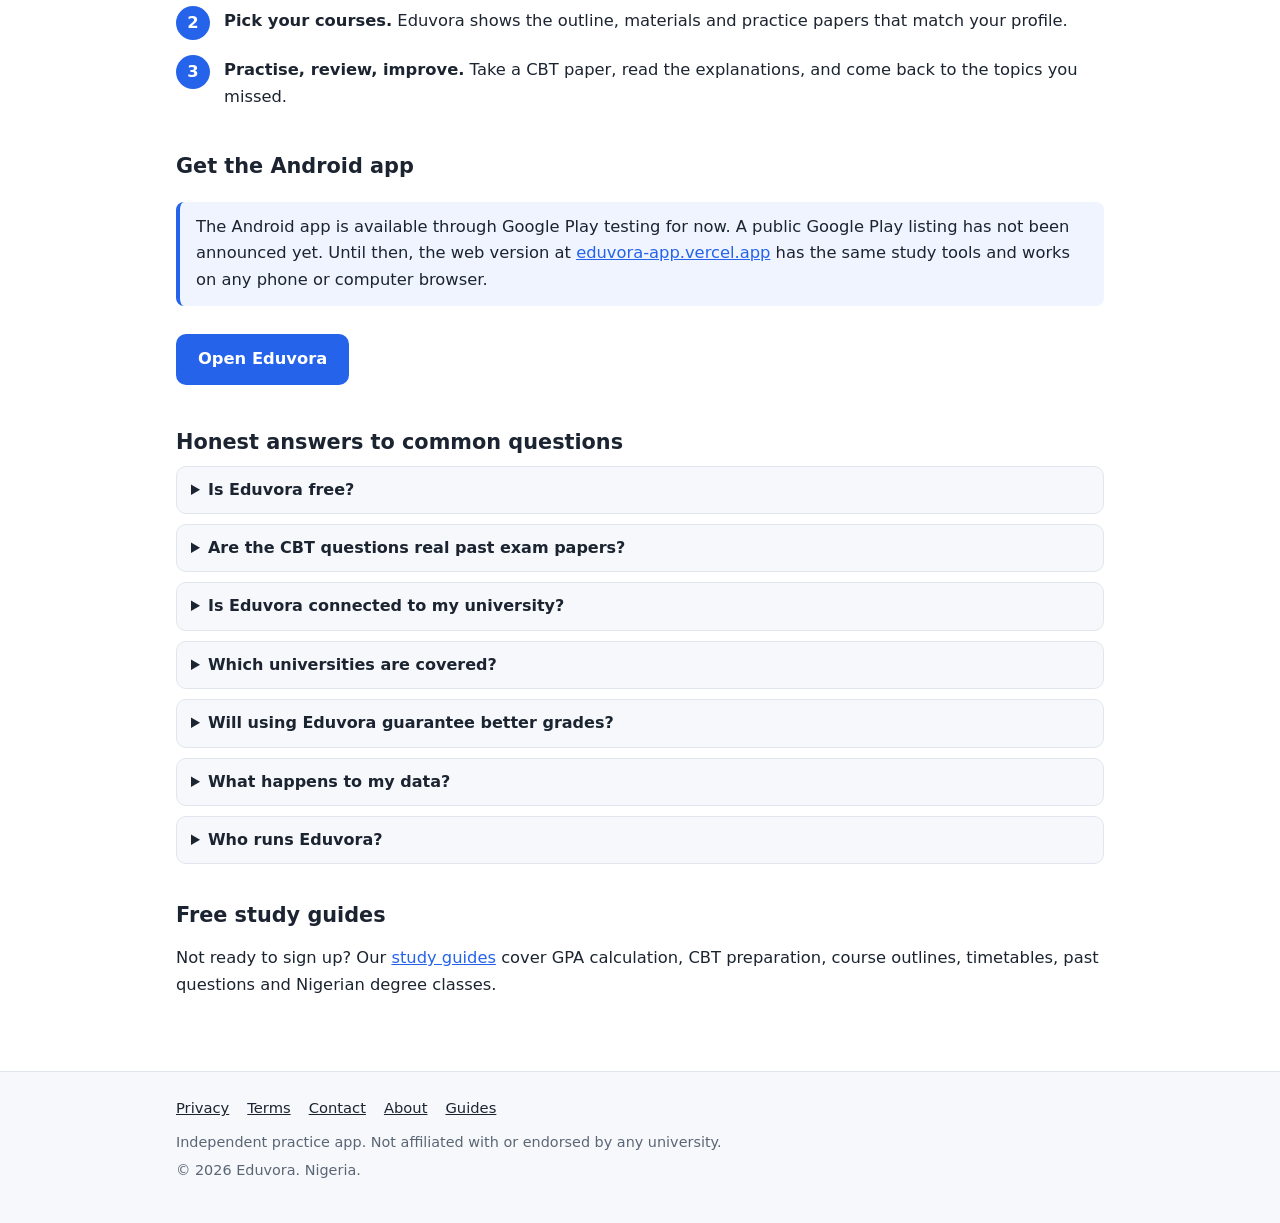
<file: web/welcome.html>
<!doctype html>
<html lang="en">
<head>
<meta charset="utf-8">
<meta name="viewport" content="width=device-width,initial-scale=1">
<title>Eduvora - CBT practice, course outlines and study tools for Nigerian university students</title>
<meta name="description" content="Eduvora is a study app for Nigerian university students: CBT exam practice with explanations, course outlines, study materials, videos, a GPA calculator and study groups. Currently covering UNN, with more universities coming.">
<link rel="canonical" href="https://eduvora-app.vercel.app/welcome.html">
<meta name="theme-color" content="#2563EB">
<meta property="og:type" content="website">
<meta property="og:site_name" content="Eduvora">
<meta property="og:title" content="Eduvora - CBT practice, course outlines and study tools for Nigerian university students">
<meta property="og:description" content="Eduvora is a study app for Nigerian university students: CBT exam practice with explanations, course outlines, study materials, videos, a GPA calculator and study groups. Currently covering UNN, with more universities coming.">
<meta property="og:url" content="https://eduvora-app.vercel.app/welcome.html">
<meta property="og:image" content="https://eduvora-app.vercel.app/icons/Icon-512.png">
<meta name="twitter:card" content="summary">
<link rel="icon" type="image/png" href="favicon.png">
<link rel="stylesheet" href="site-static/site.css">
</head>
<body>
<header class="site-header">
<div class="wrap">
<a class="brand" href="welcome.html">Eduvora</a>
<nav class="site-nav" aria-label="Main"><a href="welcome.html" aria-current="page">Home</a><a href="guides/index.html">Guides</a><a href="about.html">About</a><a href="contact.html">Contact</a></nav>
</div>
</header>
<main>

<section class="hero">
<div class="wrap">
<h1>Study smarter for your university exams</h1>
<p class="lead">Eduvora is a study app for Nigerian university students. Practise with CBT-style multiple-choice questions that explain every answer, see what your courses cover, find study materials, watch academic videos, work out your GPA and study with friends, all in one place.</p>
<p class="lead">It currently covers the University of Nigeria, Nsukka (UNN), with more universities coming.</p>
<p>
<a class="btn" href="https://eduvora-app.vercel.app/">Open Eduvora</a>
<a class="btn secondary" href="#get-the-app">Get the Android app</a>
<a class="btn secondary" href="buy.html">Get full access</a>
</p>
<p class="muted">Free to start. Works in your browser on phone or computer.</p>
</div>
</section>

<div class="wrap">
<h2>Who it is for</h2>
<p>Eduvora is built for undergraduates who want a calmer, more organised way to prepare for tests and exams. It is especially useful if you are in your first or second year and still learning how university assessment works, but it is open to any student at a school we cover.</p>

<h2>What you can do with Eduvora</h2>
<div class="grid three">
<div class="card">
<h3>CBT exam practice</h3>
<p>Take timed, computer-based style tests made of multiple-choice questions for your courses. After each paper you see your score and an explanation for every answer, so you learn from your mistakes instead of only counting them.</p>
</div>
<div class="card">
<h3>Course outlines</h3>
<p>Browse the courses for your faculty, department and level, with course codes, titles and credit units. Know what you are expected to take before the semester starts. <a href="guides/how-to-read-a-university-course-outline.html">Learn how to read an outline</a>.</p>
</div>
<div class="card">
<h3>Study materials</h3>
<p>Find notes and handouts shared for your courses, and upload your own to help your classmates. Share only what you have the right to share.</p>
</div>
<div class="card">
<h3>GPA and CGPA calculator</h3>
<p>Enter your courses, units and grades on the 5.0 scale and see your GPA and CGPA instantly. Need the method? Read <a href="guides/how-to-calculate-gpa-and-cgpa.html">our worked example</a>.</p>
</div>
<div class="card">
<h3>Academic videos</h3>
<p>Short video lessons that help you understand tough topics from a different angle than your lecture notes.</p>
</div>
<div class="card">
<h3>Study groups and community</h3>
<p>Join study groups, ask questions, and talk with other students. A tutor marketplace is also there if you want one-to-one help.</p>
</div>
</div>

<h2>How it works</h2>
<ol class="steps">
<li><strong>Create your account.</strong> Sign up with your email or Google and tell us your school, faculty, department and level.</li>
<li><strong>Pick your courses.</strong> Eduvora shows the outline, materials and practice papers that match your profile.</li>
<li><strong>Practise, review, improve.</strong> Take a CBT paper, read the explanations, and come back to the topics you missed.</li>
</ol>

<h2 id="get-the-app">Get the Android app</h2>
<div class="note">
<p>The Android app is available through Google Play testing for now. A public Google Play listing has not been announced yet. Until then, the web version at <a href="https://eduvora-app.vercel.app/">eduvora-app.vercel.app</a> has the same study tools and works on any phone or computer browser.</p>
</div>
<p><a class="btn" href="https://eduvora-app.vercel.app/">Open Eduvora</a></p>

<h2>Honest answers to common questions</h2>
<details>
<summary>Is Eduvora free?</summary>
<p>You can start for free. Some CBT papers can be unlocked for a fee, and the price and what you get are always shown before you pay. See our <a href="terms.html">Terms of Use</a> for details.</p>
</details>
<details>
<summary>Are the CBT questions real past exam papers?</summary>
<p>No. They are practice questions written to help you revise. They are not official examination papers and they cannot predict what a lecturer will ask. Use them to test your understanding, not as a guarantee of what will appear.</p>
</details>
<details>
<summary>Is Eduvora connected to my university?</summary>
<p>No. Eduvora is an independent practice app. It is not affiliated with or endorsed by any university. School names and course codes are used only to show which school and course a page is for.</p>
</details>
<details>
<summary>Which universities are covered?</summary>
<p>We currently cover the University of Nigeria, Nsukka (UNN), and we plan to add more universities. Coverage differs by faculty and level, so some courses have more content than others.</p>
</details>
<details>
<summary>Will using Eduvora guarantee better grades?</summary>
<p>No app can promise that. Eduvora gives you practice, explanations and organisation tools. Results still depend on how consistently you study. Our <a href="guides/index.html">study guides</a> explain how to get the most from practice.</p>
</details>
<details>
<summary>What happens to my data?</summary>
<p>We explain what we collect and why in our <a href="privacy.html">Privacy Policy</a>. We do not sell your personal data.</p>
</details>
<details>
<summary>Who runs Eduvora?</summary>
<p>It is an independent, student-focused project from Nigeria. Read more on the <a href="about.html">About page</a> or <a href="contact.html">contact us</a>.</p>
</details>

<h2>Free study guides</h2>
<p>Not ready to sign up? Our <a href="guides/index.html">study guides</a> cover GPA calculation, CBT preparation, course outlines, timetables, past questions and Nigerian degree classes.</p>
</div>

</main>
<footer class="site-footer">
<div class="wrap">
<nav aria-label="Footer">
<a href="privacy.html">Privacy</a>
<a href="terms.html">Terms</a>
<a href="contact.html">Contact</a>
<a href="about.html">About</a>
<a href="guides/index.html">Guides</a>
</nav>
<p>Independent practice app. Not affiliated with or endorsed by any university.</p>
<p>&copy; 2026 Eduvora. Nigeria.</p>
</div>
</footer>
</body>
</html>
</file>
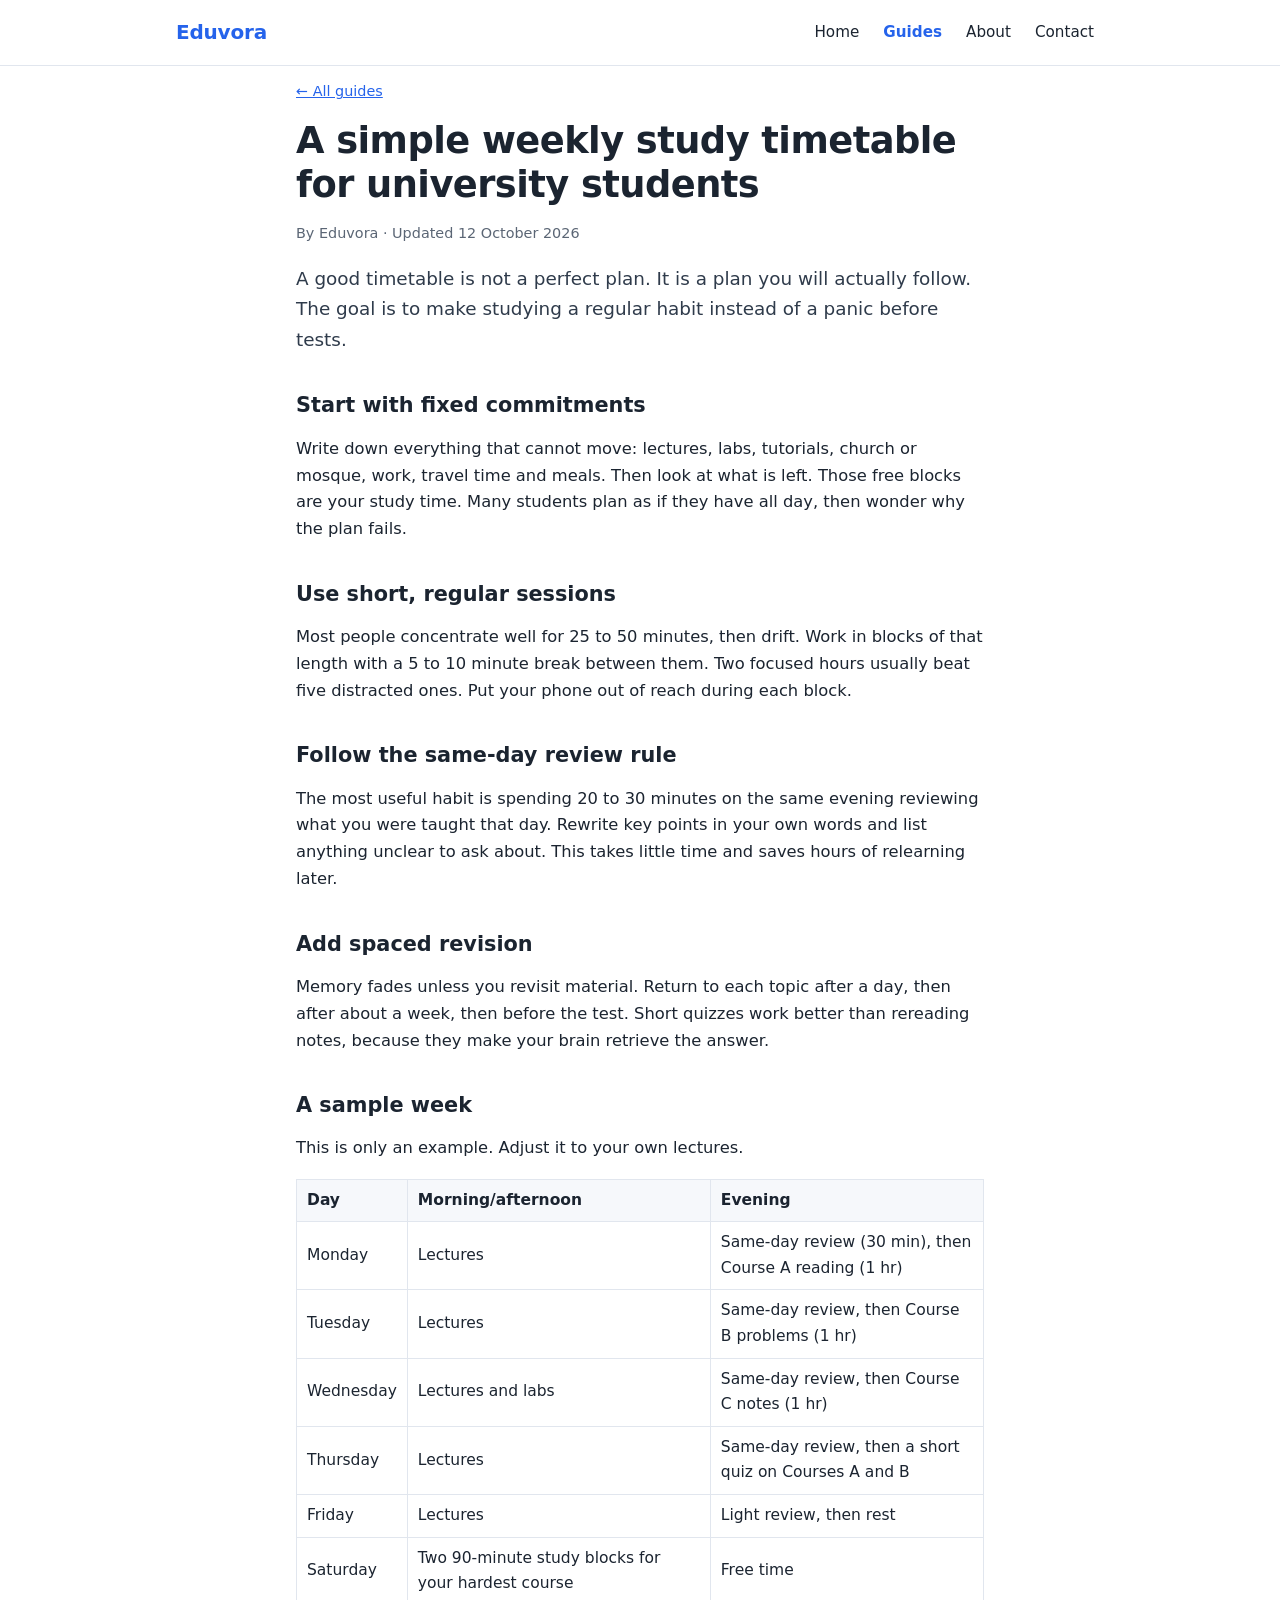
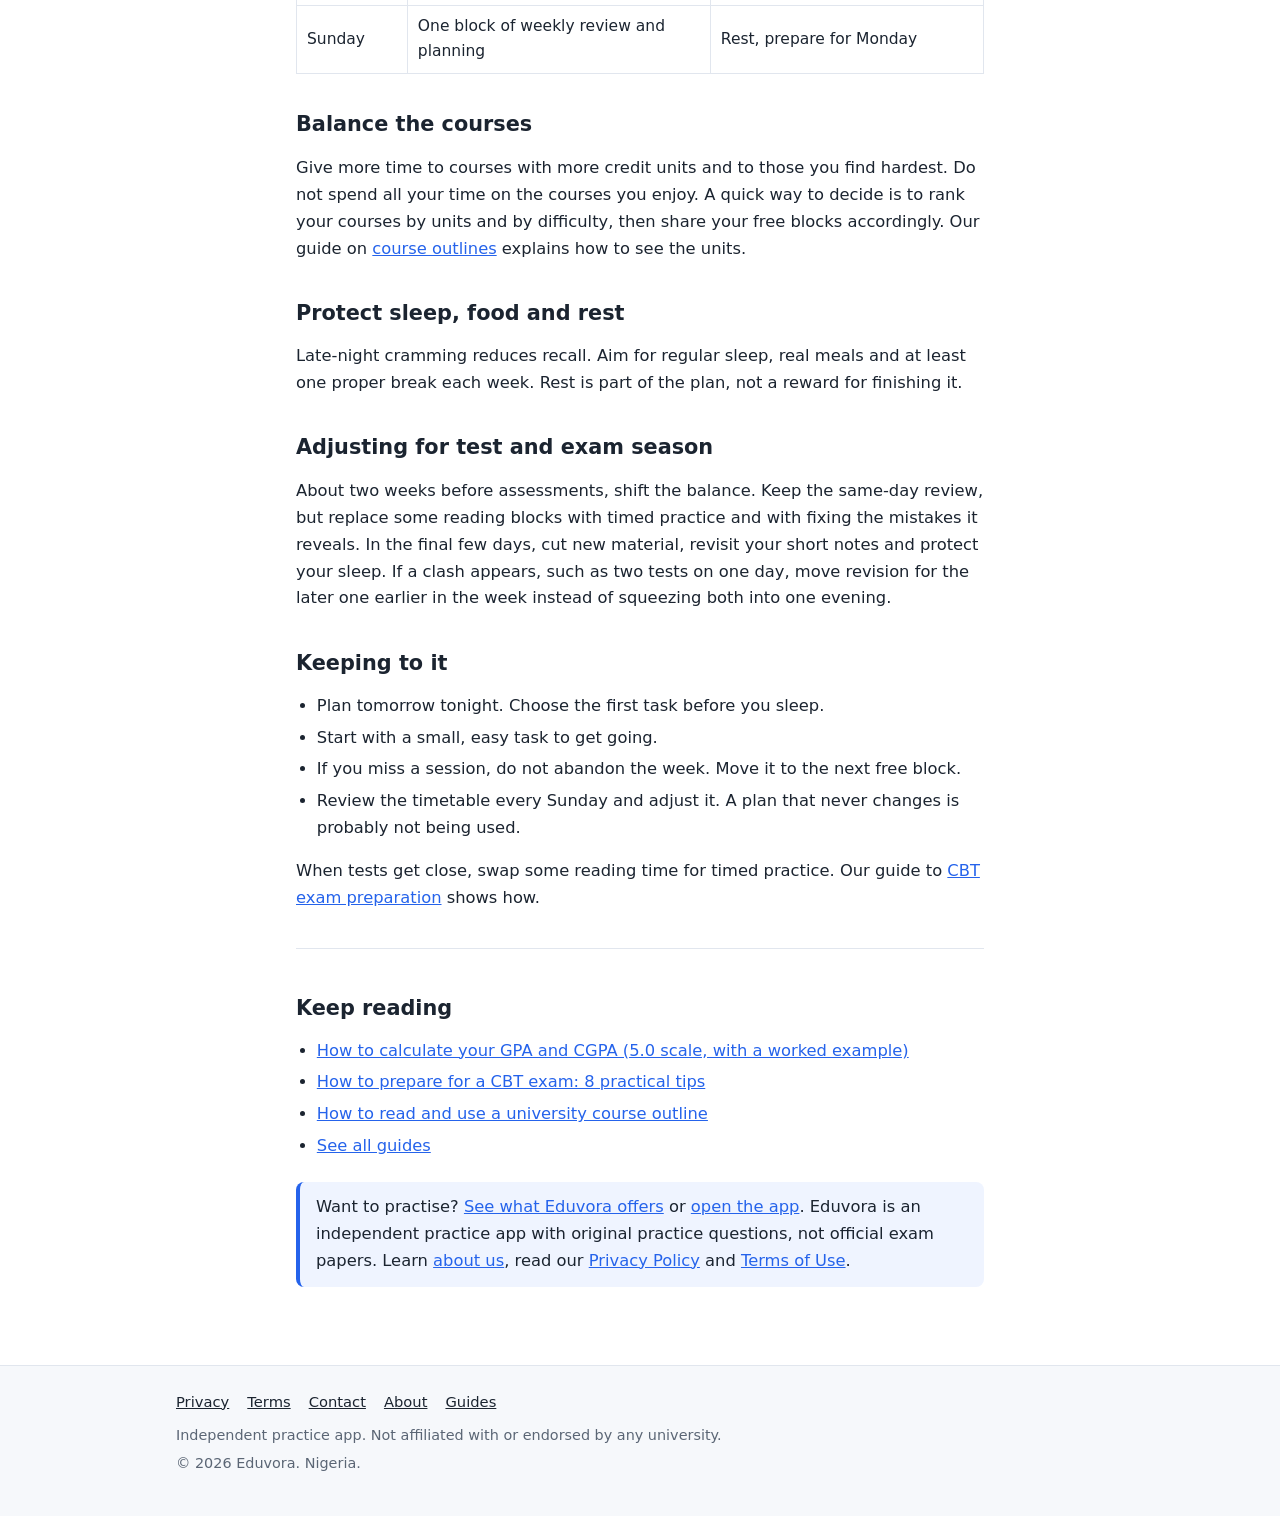
<file: web/guides/a-simple-weekly-study-timetable.html>
<!doctype html>
<html lang="en">
<head>
<meta charset="utf-8">
<meta name="viewport" content="width=device-width,initial-scale=1">
<title>A simple weekly study timetable for university students | Eduvora</title>
<meta name="description" content="Build a realistic weekly study timetable around lectures, rest and revision, with a sample schedule, spaced revision tips and ways to stick to it.">
<link rel="canonical" href="https://eduvora-app.vercel.app/guides/a-simple-weekly-study-timetable.html">
<meta name="theme-color" content="#2563EB">
<meta property="og:type" content="article">
<meta property="og:site_name" content="Eduvora">
<meta property="og:title" content="A simple weekly study timetable for university students | Eduvora">
<meta property="og:description" content="Build a realistic weekly study timetable around lectures, rest and revision, with a sample schedule, spaced revision tips and ways to stick to it.">
<meta property="og:url" content="https://eduvora-app.vercel.app/guides/a-simple-weekly-study-timetable.html">
<meta property="og:image" content="https://eduvora-app.vercel.app/icons/Icon-512.png">
<meta name="twitter:card" content="summary">
<link rel="icon" type="image/png" href="../favicon.png">
<link rel="stylesheet" href="../site-static/site.css">
</head>
<body>
<header class="site-header">
<div class="wrap">
<a class="brand" href="../welcome.html">Eduvora</a>
<nav class="site-nav" aria-label="Main"><a href="../welcome.html">Home</a><a href="../guides/index.html" aria-current="page">Guides</a><a href="../about.html">About</a><a href="../contact.html">Contact</a></nav>
</div>
</header>
<main>

<article class="narrow">
<p class="muted"><a href="../guides/index.html">&larr; All guides</a></p>
<h1>A simple weekly study timetable for university students</h1>
<p class="muted">By Eduvora &middot; Updated 12 October 2026</p>

<p class="lead">A good timetable is not a perfect plan. It is a plan you will actually follow. The goal is to make studying a regular habit instead of a panic before tests.</p>

<h2>Start with fixed commitments</h2>
<p>Write down everything that cannot move: lectures, labs, tutorials, church or mosque, work, travel time and meals. Then look at what is left. Those free blocks are your study time. Many students plan as if they have all day, then wonder why the plan fails.</p>

<h2>Use short, regular sessions</h2>
<p>Most people concentrate well for 25 to 50 minutes, then drift. Work in blocks of that length with a 5 to 10 minute break between them. Two focused hours usually beat five distracted ones. Put your phone out of reach during each block.</p>

<h2>Follow the same-day review rule</h2>
<p>The most useful habit is spending 20 to 30 minutes on the same evening reviewing what you were taught that day. Rewrite key points in your own words and list anything unclear to ask about. This takes little time and saves hours of relearning later.</p>

<h2>Add spaced revision</h2>
<p>Memory fades unless you revisit material. Return to each topic after a day, then after about a week, then before the test. Short quizzes work better than rereading notes, because they make your brain retrieve the answer.</p>

<h2>A sample week</h2>
<p>This is only an example. Adjust it to your own lectures.</p>
<div class="table-wrap">
<table>
<thead><tr><th>Day</th><th>Morning/afternoon</th><th>Evening</th></tr></thead>
<tbody>
<tr><td>Monday</td><td>Lectures</td><td>Same-day review (30 min), then Course A reading (1 hr)</td></tr>
<tr><td>Tuesday</td><td>Lectures</td><td>Same-day review, then Course B problems (1 hr)</td></tr>
<tr><td>Wednesday</td><td>Lectures and labs</td><td>Same-day review, then Course C notes (1 hr)</td></tr>
<tr><td>Thursday</td><td>Lectures</td><td>Same-day review, then a short quiz on Courses A and B</td></tr>
<tr><td>Friday</td><td>Lectures</td><td>Light review, then rest</td></tr>
<tr><td>Saturday</td><td>Two 90-minute study blocks for your hardest course</td><td>Free time</td></tr>
<tr><td>Sunday</td><td>One block of weekly review and planning</td><td>Rest, prepare for Monday</td></tr>
</tbody>
</table>
</div>

<h2>Balance the courses</h2>
<p>Give more time to courses with more credit units and to those you find hardest. Do not spend all your time on the courses you enjoy. A quick way to decide is to rank your courses by units and by difficulty, then share your free blocks accordingly. Our guide on <a href="how-to-read-a-university-course-outline.html">course outlines</a> explains how to see the units.</p>

<h2>Protect sleep, food and rest</h2>
<p>Late-night cramming reduces recall. Aim for regular sleep, real meals and at least one proper break each week. Rest is part of the plan, not a reward for finishing it.</p>

<h2>Adjusting for test and exam season</h2>
<p>About two weeks before assessments, shift the balance. Keep the same-day review, but replace some reading blocks with timed practice and with fixing the mistakes it reveals. In the final few days, cut new material, revisit your short notes and protect your sleep. If a clash appears, such as two tests on one day, move revision for the later one earlier in the week instead of squeezing both into one evening.</p>

<h2>Keeping to it</h2>
<ul>
<li>Plan tomorrow tonight. Choose the first task before you sleep.</li>
<li>Start with a small, easy task to get going.</li>
<li>If you miss a session, do not abandon the week. Move it to the next free block.</li>
<li>Review the timetable every Sunday and adjust it. A plan that never changes is probably not being used.</li>
</ul>
<p>When tests get close, swap some reading time for timed practice. Our guide to <a href="how-to-prepare-for-a-cbt-exam.html">CBT exam preparation</a> shows how.</p>

<div class="related">
<h2>Keep reading</h2>
<ul><li><a href="how-to-calculate-gpa-and-cgpa.html">How to calculate your GPA and CGPA (5.0 scale, with a worked example)</a></li><li><a href="how-to-prepare-for-a-cbt-exam.html">How to prepare for a CBT exam: 8 practical tips</a></li><li><a href="how-to-read-a-university-course-outline.html">How to read and use a university course outline</a></li><li><a href="index.html">See all guides</a></li></ul>
<div class="note"><p>Want to practise? <a href="../welcome.html">See what Eduvora offers</a> or <a href="https://eduvora-app.vercel.app/">open the app</a>. Eduvora is an independent practice app with original practice questions, not official exam papers. Learn <a href="../about.html">about us</a>, read our <a href="../privacy.html">Privacy Policy</a> and <a href="../terms.html">Terms of Use</a>.</p></div>
</div>
</article>

</main>
<footer class="site-footer">
<div class="wrap">
<nav aria-label="Footer">
<a href="../privacy.html">Privacy</a>
<a href="../terms.html">Terms</a>
<a href="../contact.html">Contact</a>
<a href="../about.html">About</a>
<a href="../guides/index.html">Guides</a>
</nav>
<p>Independent practice app. Not affiliated with or endorsed by any university.</p>
<p>&copy; 2026 Eduvora. Nigeria.</p>
</div>
</footer>
</body>
</html>
</file>
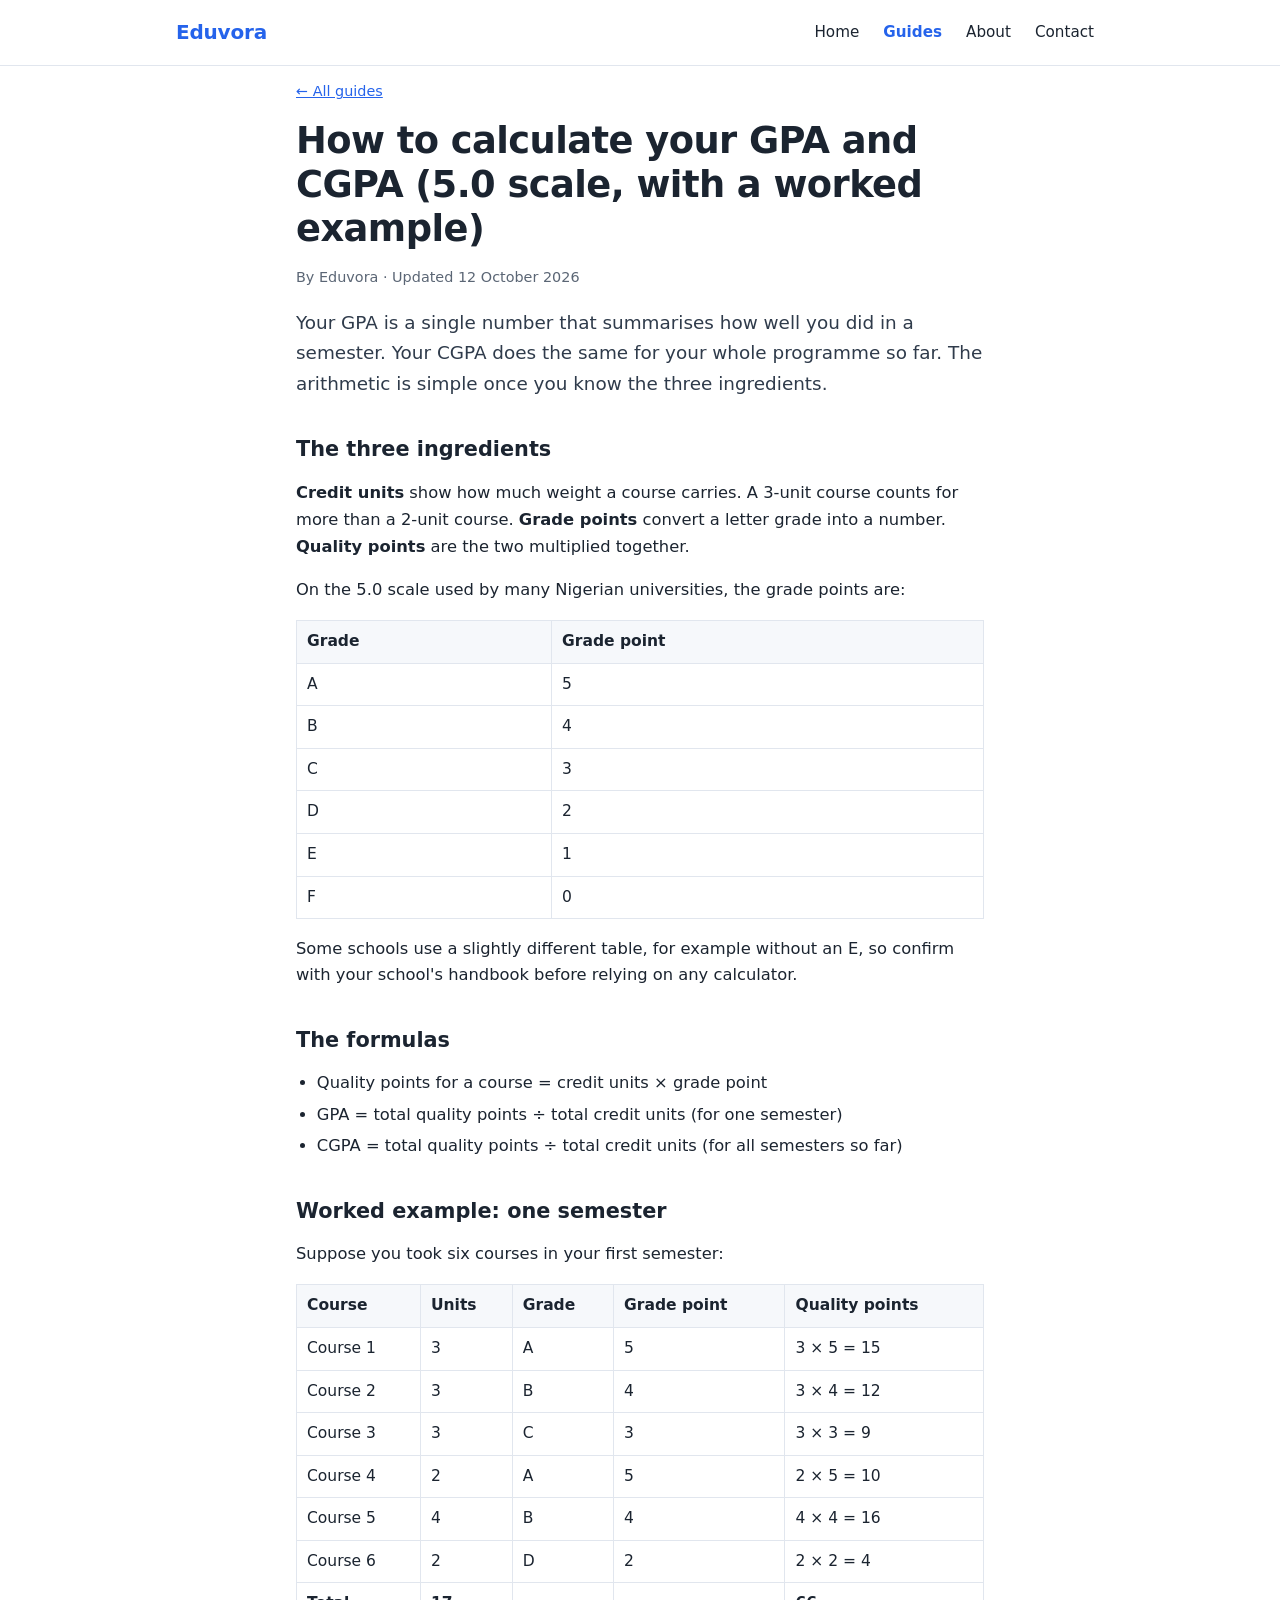
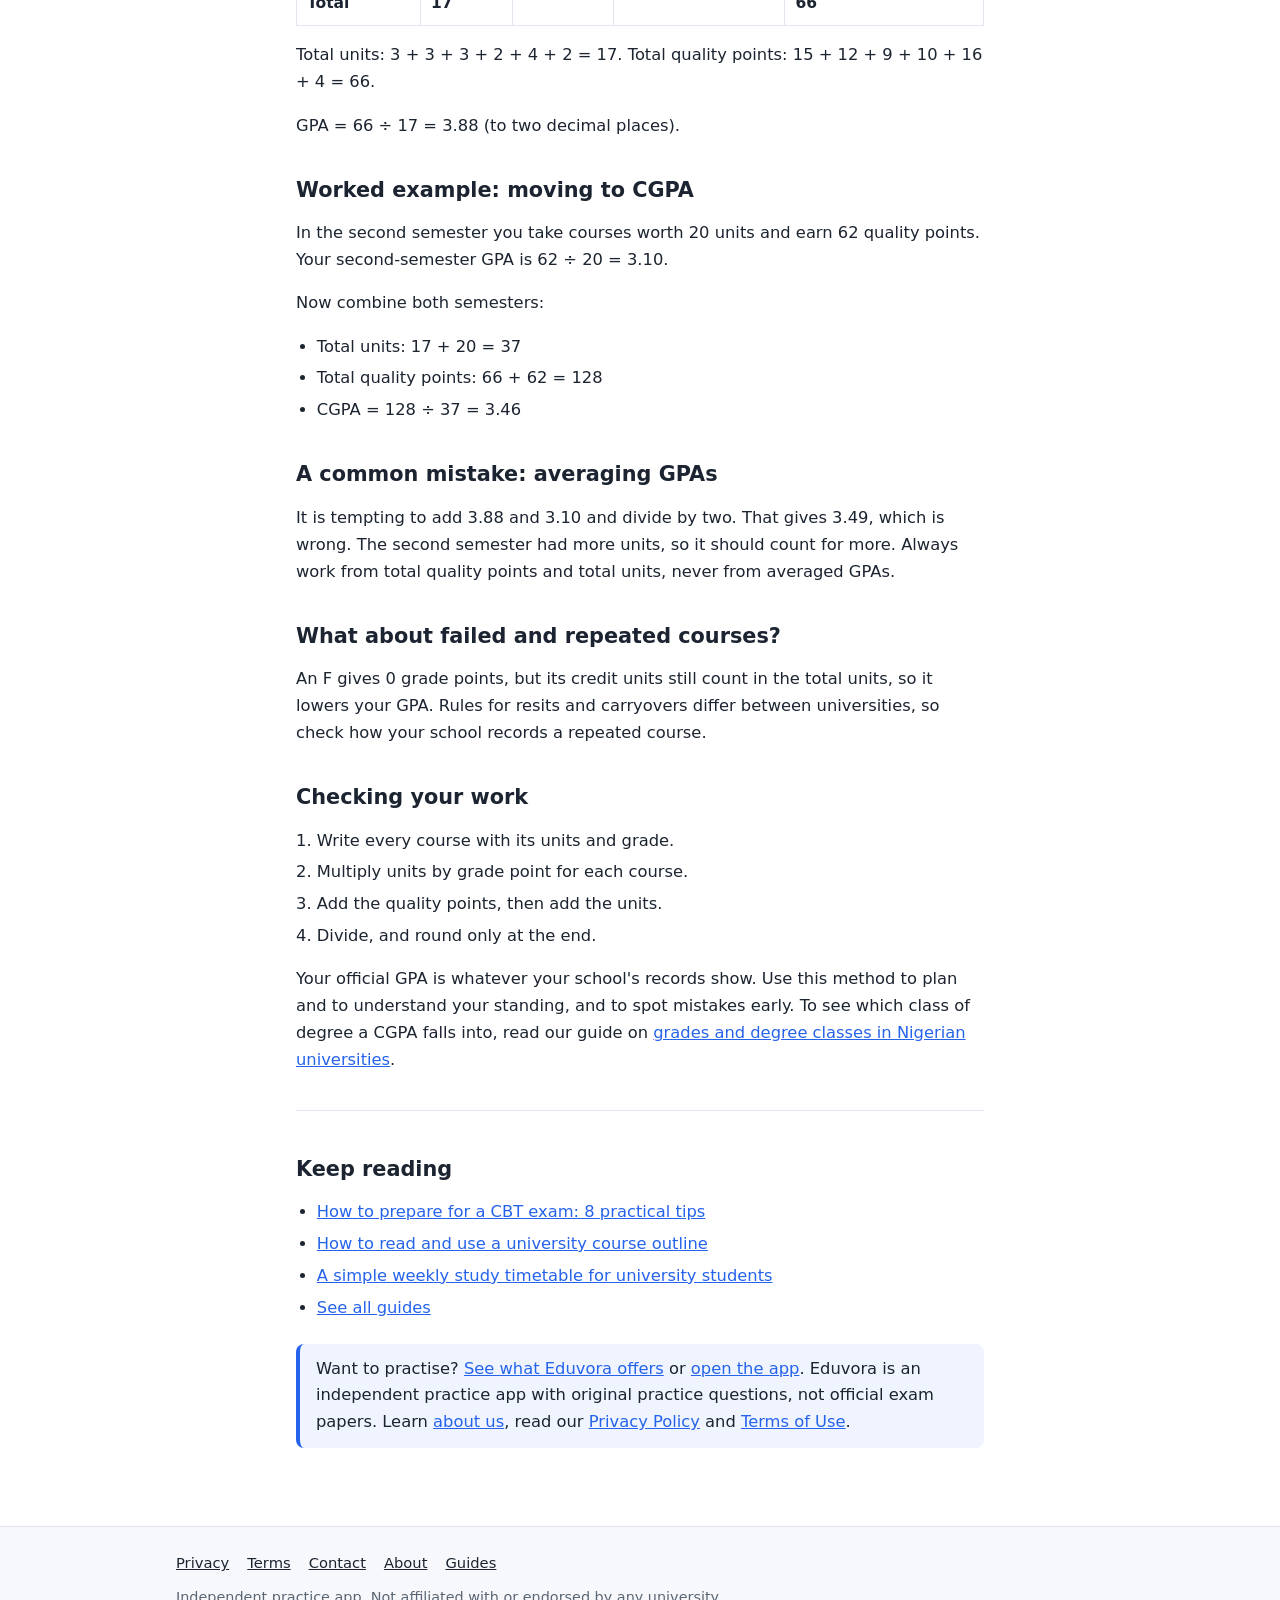
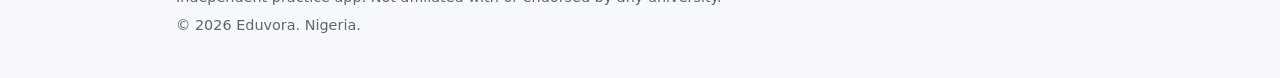
<file: web/guides/how-to-calculate-gpa-and-cgpa.html>
<!doctype html>
<html lang="en">
<head>
<meta charset="utf-8">
<meta name="viewport" content="width=device-width,initial-scale=1">
<title>How to calculate your GPA and CGPA (5.0 scale) | Eduvora</title>
<meta name="description" content="Learn how to calculate GPA and CGPA on the 5.0 scale used by many Nigerian universities, with a step-by-step worked example and the common mistakes to avoid.">
<link rel="canonical" href="https://eduvora-app.vercel.app/guides/how-to-calculate-gpa-and-cgpa.html">
<meta name="theme-color" content="#2563EB">
<meta property="og:type" content="article">
<meta property="og:site_name" content="Eduvora">
<meta property="og:title" content="How to calculate your GPA and CGPA (5.0 scale) | Eduvora">
<meta property="og:description" content="Learn how to calculate GPA and CGPA on the 5.0 scale used by many Nigerian universities, with a step-by-step worked example and the common mistakes to avoid.">
<meta property="og:url" content="https://eduvora-app.vercel.app/guides/how-to-calculate-gpa-and-cgpa.html">
<meta property="og:image" content="https://eduvora-app.vercel.app/icons/Icon-512.png">
<meta name="twitter:card" content="summary">
<link rel="icon" type="image/png" href="../favicon.png">
<link rel="stylesheet" href="../site-static/site.css">
</head>
<body>
<header class="site-header">
<div class="wrap">
<a class="brand" href="../welcome.html">Eduvora</a>
<nav class="site-nav" aria-label="Main"><a href="../welcome.html">Home</a><a href="../guides/index.html" aria-current="page">Guides</a><a href="../about.html">About</a><a href="../contact.html">Contact</a></nav>
</div>
</header>
<main>

<article class="narrow">
<p class="muted"><a href="../guides/index.html">&larr; All guides</a></p>
<h1>How to calculate your GPA and CGPA (5.0 scale, with a worked example)</h1>
<p class="muted">By Eduvora &middot; Updated 12 October 2026</p>

<p class="lead">Your GPA is a single number that summarises how well you did in a semester. Your CGPA does the same for your whole programme so far. The arithmetic is simple once you know the three ingredients.</p>

<h2>The three ingredients</h2>
<p><strong>Credit units</strong> show how much weight a course carries. A 3-unit course counts for more than a 2-unit course. <strong>Grade points</strong> convert a letter grade into a number. <strong>Quality points</strong> are the two multiplied together.</p>
<p>On the 5.0 scale used by many Nigerian universities, the grade points are:</p>
<div class="table-wrap">
<table>
<thead><tr><th>Grade</th><th>Grade point</th></tr></thead>
<tbody>
<tr><td>A</td><td>5</td></tr>
<tr><td>B</td><td>4</td></tr>
<tr><td>C</td><td>3</td></tr>
<tr><td>D</td><td>2</td></tr>
<tr><td>E</td><td>1</td></tr>
<tr><td>F</td><td>0</td></tr>
</tbody>
</table>
</div>
<p>Some schools use a slightly different table, for example without an E, so confirm with your school's handbook before relying on any calculator.</p>

<h2>The formulas</h2>
<ul>
<li>Quality points for a course = credit units &times; grade point</li>
<li>GPA = total quality points &divide; total credit units (for one semester)</li>
<li>CGPA = total quality points &divide; total credit units (for all semesters so far)</li>
</ul>

<h2>Worked example: one semester</h2>
<p>Suppose you took six courses in your first semester:</p>
<div class="table-wrap">
<table>
<thead><tr><th>Course</th><th>Units</th><th>Grade</th><th>Grade point</th><th>Quality points</th></tr></thead>
<tbody>
<tr><td>Course 1</td><td>3</td><td>A</td><td>5</td><td>3 &times; 5 = 15</td></tr>
<tr><td>Course 2</td><td>3</td><td>B</td><td>4</td><td>3 &times; 4 = 12</td></tr>
<tr><td>Course 3</td><td>3</td><td>C</td><td>3</td><td>3 &times; 3 = 9</td></tr>
<tr><td>Course 4</td><td>2</td><td>A</td><td>5</td><td>2 &times; 5 = 10</td></tr>
<tr><td>Course 5</td><td>4</td><td>B</td><td>4</td><td>4 &times; 4 = 16</td></tr>
<tr><td>Course 6</td><td>2</td><td>D</td><td>2</td><td>2 &times; 2 = 4</td></tr>
<tr><td><strong>Total</strong></td><td><strong>17</strong></td><td></td><td></td><td><strong>66</strong></td></tr>
</tbody>
</table>
</div>
<p>Total units: 3 + 3 + 3 + 2 + 4 + 2 = 17. Total quality points: 15 + 12 + 9 + 10 + 16 + 4 = 66.</p>
<p>GPA = 66 &divide; 17 = 3.88 (to two decimal places).</p>

<h2>Worked example: moving to CGPA</h2>
<p>In the second semester you take courses worth 20 units and earn 62 quality points. Your second-semester GPA is 62 &divide; 20 = 3.10.</p>
<p>Now combine both semesters:</p>
<ul>
<li>Total units: 17 + 20 = 37</li>
<li>Total quality points: 66 + 62 = 128</li>
<li>CGPA = 128 &divide; 37 = 3.46</li>
</ul>

<h2>A common mistake: averaging GPAs</h2>
<p>It is tempting to add 3.88 and 3.10 and divide by two. That gives 3.49, which is wrong. The second semester had more units, so it should count for more. Always work from total quality points and total units, never from averaged GPAs.</p>

<h2>What about failed and repeated courses?</h2>
<p>An F gives 0 grade points, but its credit units still count in the total units, so it lowers your GPA. Rules for resits and carryovers differ between universities, so check how your school records a repeated course.</p>

<h2>Checking your work</h2>
<ol>
<li>Write every course with its units and grade.</li>
<li>Multiply units by grade point for each course.</li>
<li>Add the quality points, then add the units.</li>
<li>Divide, and round only at the end.</li>
</ol>
<p>Your official GPA is whatever your school's records show. Use this method to plan and to understand your standing, and to spot mistakes early. To see which class of degree a CGPA falls into, read our guide on <a href="understanding-grades-and-degree-classes.html">grades and degree classes in Nigerian universities</a>.</p>

<div class="related">
<h2>Keep reading</h2>
<ul><li><a href="how-to-prepare-for-a-cbt-exam.html">How to prepare for a CBT exam: 8 practical tips</a></li><li><a href="how-to-read-a-university-course-outline.html">How to read and use a university course outline</a></li><li><a href="a-simple-weekly-study-timetable.html">A simple weekly study timetable for university students</a></li><li><a href="index.html">See all guides</a></li></ul>
<div class="note"><p>Want to practise? <a href="../welcome.html">See what Eduvora offers</a> or <a href="https://eduvora-app.vercel.app/">open the app</a>. Eduvora is an independent practice app with original practice questions, not official exam papers. Learn <a href="../about.html">about us</a>, read our <a href="../privacy.html">Privacy Policy</a> and <a href="../terms.html">Terms of Use</a>.</p></div>
</div>
</article>

</main>
<footer class="site-footer">
<div class="wrap">
<nav aria-label="Footer">
<a href="../privacy.html">Privacy</a>
<a href="../terms.html">Terms</a>
<a href="../contact.html">Contact</a>
<a href="../about.html">About</a>
<a href="../guides/index.html">Guides</a>
</nav>
<p>Independent practice app. Not affiliated with or endorsed by any university.</p>
<p>&copy; 2026 Eduvora. Nigeria.</p>
</div>
</footer>
</body>
</html>
</file>
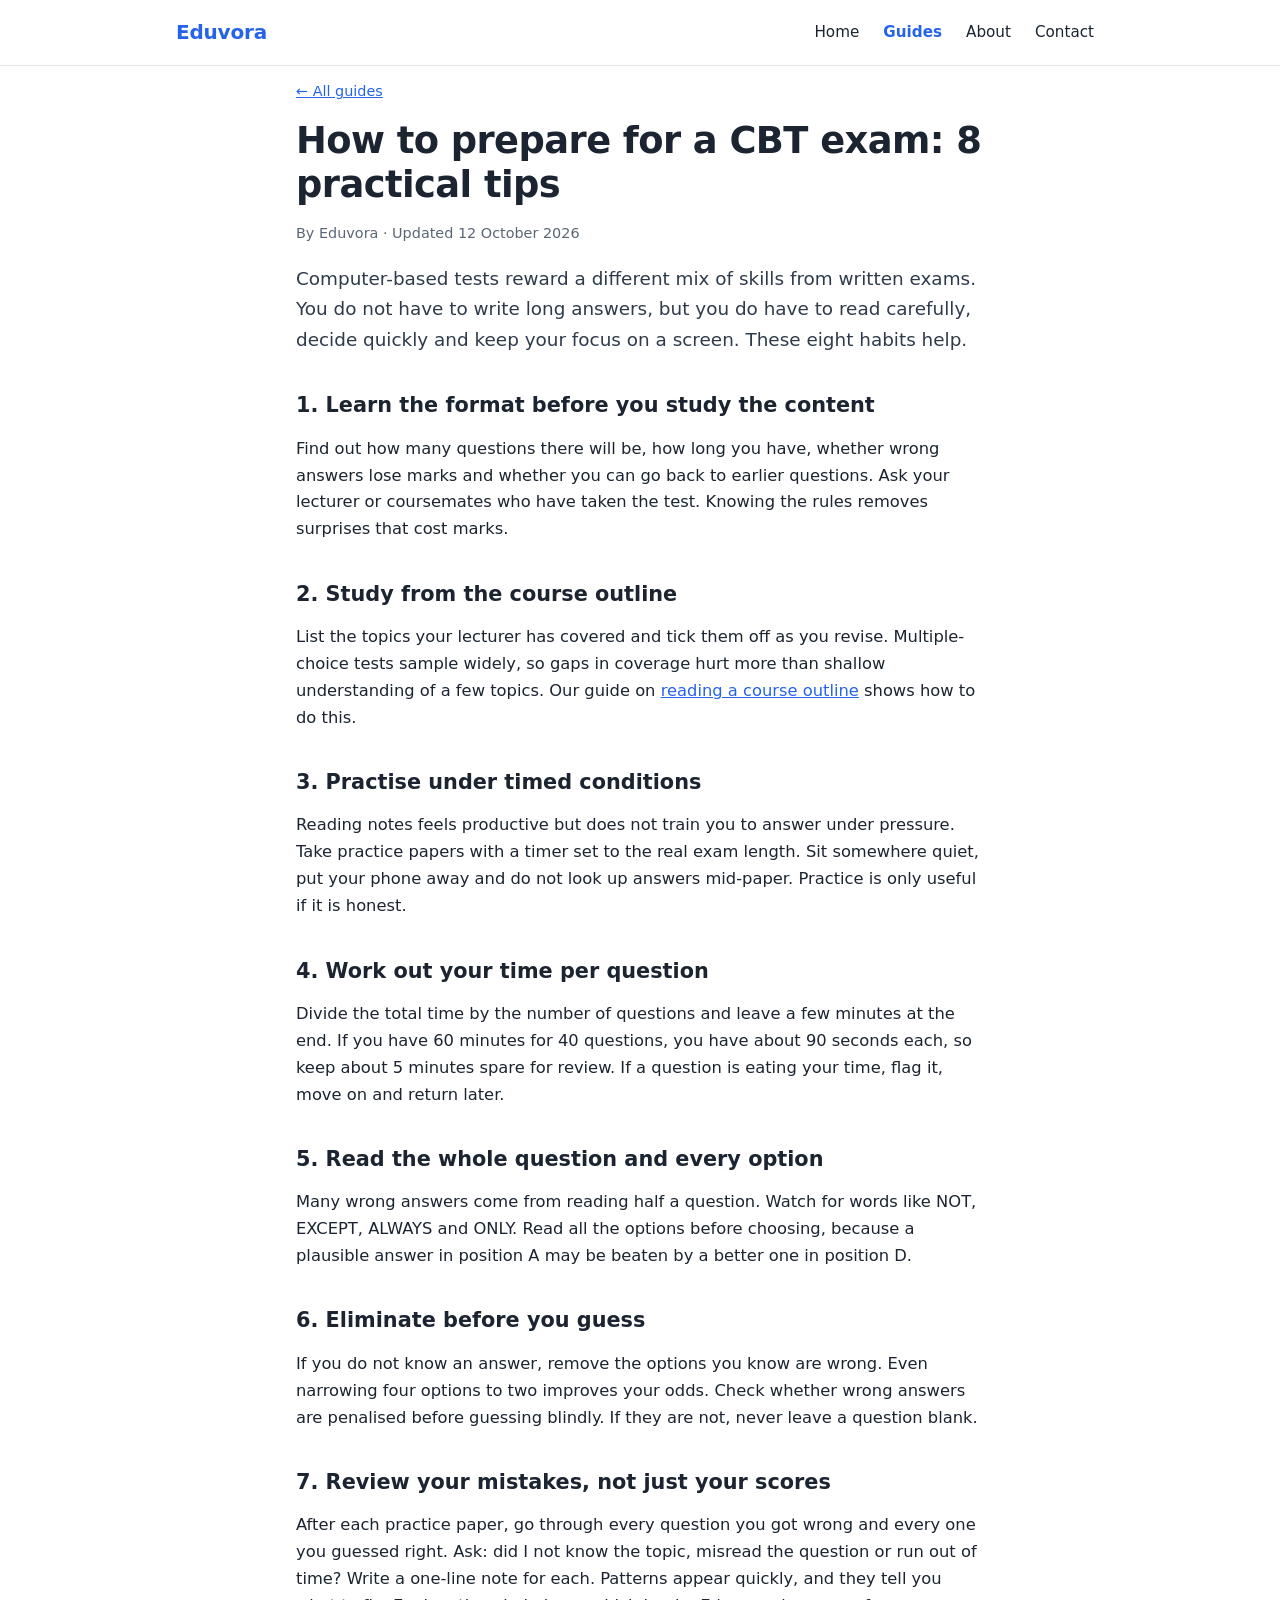
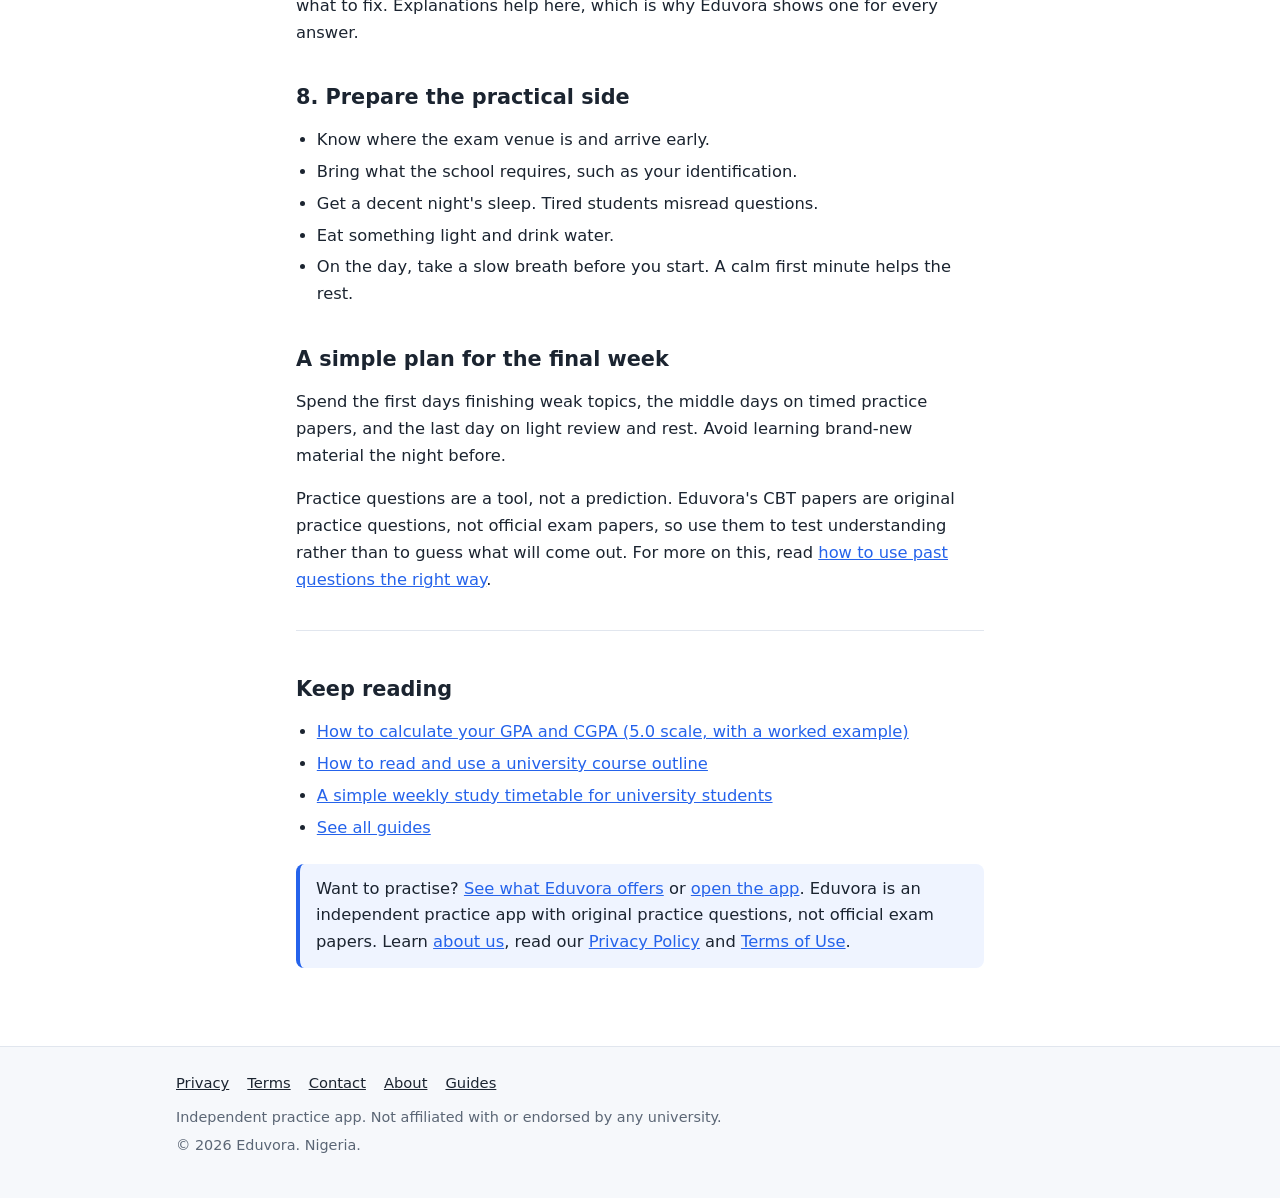
<file: web/guides/how-to-prepare-for-a-cbt-exam.html>
<!doctype html>
<html lang="en">
<head>
<meta charset="utf-8">
<meta name="viewport" content="width=device-width,initial-scale=1">
<title>How to prepare for a CBT exam: 8 practical tips | Eduvora</title>
<meta name="description" content="Eight practical tips for preparing for computer-based tests (CBT) at university: practise under timed conditions, manage your time, review mistakes and stay calm on the day.">
<link rel="canonical" href="https://eduvora-app.vercel.app/guides/how-to-prepare-for-a-cbt-exam.html">
<meta name="theme-color" content="#2563EB">
<meta property="og:type" content="article">
<meta property="og:site_name" content="Eduvora">
<meta property="og:title" content="How to prepare for a CBT exam: 8 practical tips | Eduvora">
<meta property="og:description" content="Eight practical tips for preparing for computer-based tests (CBT) at university: practise under timed conditions, manage your time, review mistakes and stay calm on the day.">
<meta property="og:url" content="https://eduvora-app.vercel.app/guides/how-to-prepare-for-a-cbt-exam.html">
<meta property="og:image" content="https://eduvora-app.vercel.app/icons/Icon-512.png">
<meta name="twitter:card" content="summary">
<link rel="icon" type="image/png" href="../favicon.png">
<link rel="stylesheet" href="../site-static/site.css">
</head>
<body>
<header class="site-header">
<div class="wrap">
<a class="brand" href="../welcome.html">Eduvora</a>
<nav class="site-nav" aria-label="Main"><a href="../welcome.html">Home</a><a href="../guides/index.html" aria-current="page">Guides</a><a href="../about.html">About</a><a href="../contact.html">Contact</a></nav>
</div>
</header>
<main>

<article class="narrow">
<p class="muted"><a href="../guides/index.html">&larr; All guides</a></p>
<h1>How to prepare for a CBT exam: 8 practical tips</h1>
<p class="muted">By Eduvora &middot; Updated 12 October 2026</p>

<p class="lead">Computer-based tests reward a different mix of skills from written exams. You do not have to write long answers, but you do have to read carefully, decide quickly and keep your focus on a screen. These eight habits help.</p>

<h2>1. Learn the format before you study the content</h2>
<p>Find out how many questions there will be, how long you have, whether wrong answers lose marks and whether you can go back to earlier questions. Ask your lecturer or coursemates who have taken the test. Knowing the rules removes surprises that cost marks.</p>

<h2>2. Study from the course outline</h2>
<p>List the topics your lecturer has covered and tick them off as you revise. Multiple-choice tests sample widely, so gaps in coverage hurt more than shallow understanding of a few topics. Our guide on <a href="how-to-read-a-university-course-outline.html">reading a course outline</a> shows how to do this.</p>

<h2>3. Practise under timed conditions</h2>
<p>Reading notes feels productive but does not train you to answer under pressure. Take practice papers with a timer set to the real exam length. Sit somewhere quiet, put your phone away and do not look up answers mid-paper. Practice is only useful if it is honest.</p>

<h2>4. Work out your time per question</h2>
<p>Divide the total time by the number of questions and leave a few minutes at the end. If you have 60 minutes for 40 questions, you have about 90 seconds each, so keep about 5 minutes spare for review. If a question is eating your time, flag it, move on and return later.</p>

<h2>5. Read the whole question and every option</h2>
<p>Many wrong answers come from reading half a question. Watch for words like NOT, EXCEPT, ALWAYS and ONLY. Read all the options before choosing, because a plausible answer in position A may be beaten by a better one in position D.</p>

<h2>6. Eliminate before you guess</h2>
<p>If you do not know an answer, remove the options you know are wrong. Even narrowing four options to two improves your odds. Check whether wrong answers are penalised before guessing blindly. If they are not, never leave a question blank.</p>

<h2>7. Review your mistakes, not just your scores</h2>
<p>After each practice paper, go through every question you got wrong and every one you guessed right. Ask: did I not know the topic, misread the question or run out of time? Write a one-line note for each. Patterns appear quickly, and they tell you what to fix. Explanations help here, which is why Eduvora shows one for every answer.</p>

<h2>8. Prepare the practical side</h2>
<ul>
<li>Know where the exam venue is and arrive early.</li>
<li>Bring what the school requires, such as your identification.</li>
<li>Get a decent night's sleep. Tired students misread questions.</li>
<li>Eat something light and drink water.</li>
<li>On the day, take a slow breath before you start. A calm first minute helps the rest.</li>
</ul>

<h2>A simple plan for the final week</h2>
<p>Spend the first days finishing weak topics, the middle days on timed practice papers, and the last day on light review and rest. Avoid learning brand-new material the night before.</p>
<p>Practice questions are a tool, not a prediction. Eduvora's CBT papers are original practice questions, not official exam papers, so use them to test understanding rather than to guess what will come out. For more on this, read <a href="how-to-use-past-questions-the-right-way.html">how to use past questions the right way</a>.</p>

<div class="related">
<h2>Keep reading</h2>
<ul><li><a href="how-to-calculate-gpa-and-cgpa.html">How to calculate your GPA and CGPA (5.0 scale, with a worked example)</a></li><li><a href="how-to-read-a-university-course-outline.html">How to read and use a university course outline</a></li><li><a href="a-simple-weekly-study-timetable.html">A simple weekly study timetable for university students</a></li><li><a href="index.html">See all guides</a></li></ul>
<div class="note"><p>Want to practise? <a href="../welcome.html">See what Eduvora offers</a> or <a href="https://eduvora-app.vercel.app/">open the app</a>. Eduvora is an independent practice app with original practice questions, not official exam papers. Learn <a href="../about.html">about us</a>, read our <a href="../privacy.html">Privacy Policy</a> and <a href="../terms.html">Terms of Use</a>.</p></div>
</div>
</article>

</main>
<footer class="site-footer">
<div class="wrap">
<nav aria-label="Footer">
<a href="../privacy.html">Privacy</a>
<a href="../terms.html">Terms</a>
<a href="../contact.html">Contact</a>
<a href="../about.html">About</a>
<a href="../guides/index.html">Guides</a>
</nav>
<p>Independent practice app. Not affiliated with or endorsed by any university.</p>
<p>&copy; 2026 Eduvora. Nigeria.</p>
</div>
</footer>
</body>
</html>
</file>
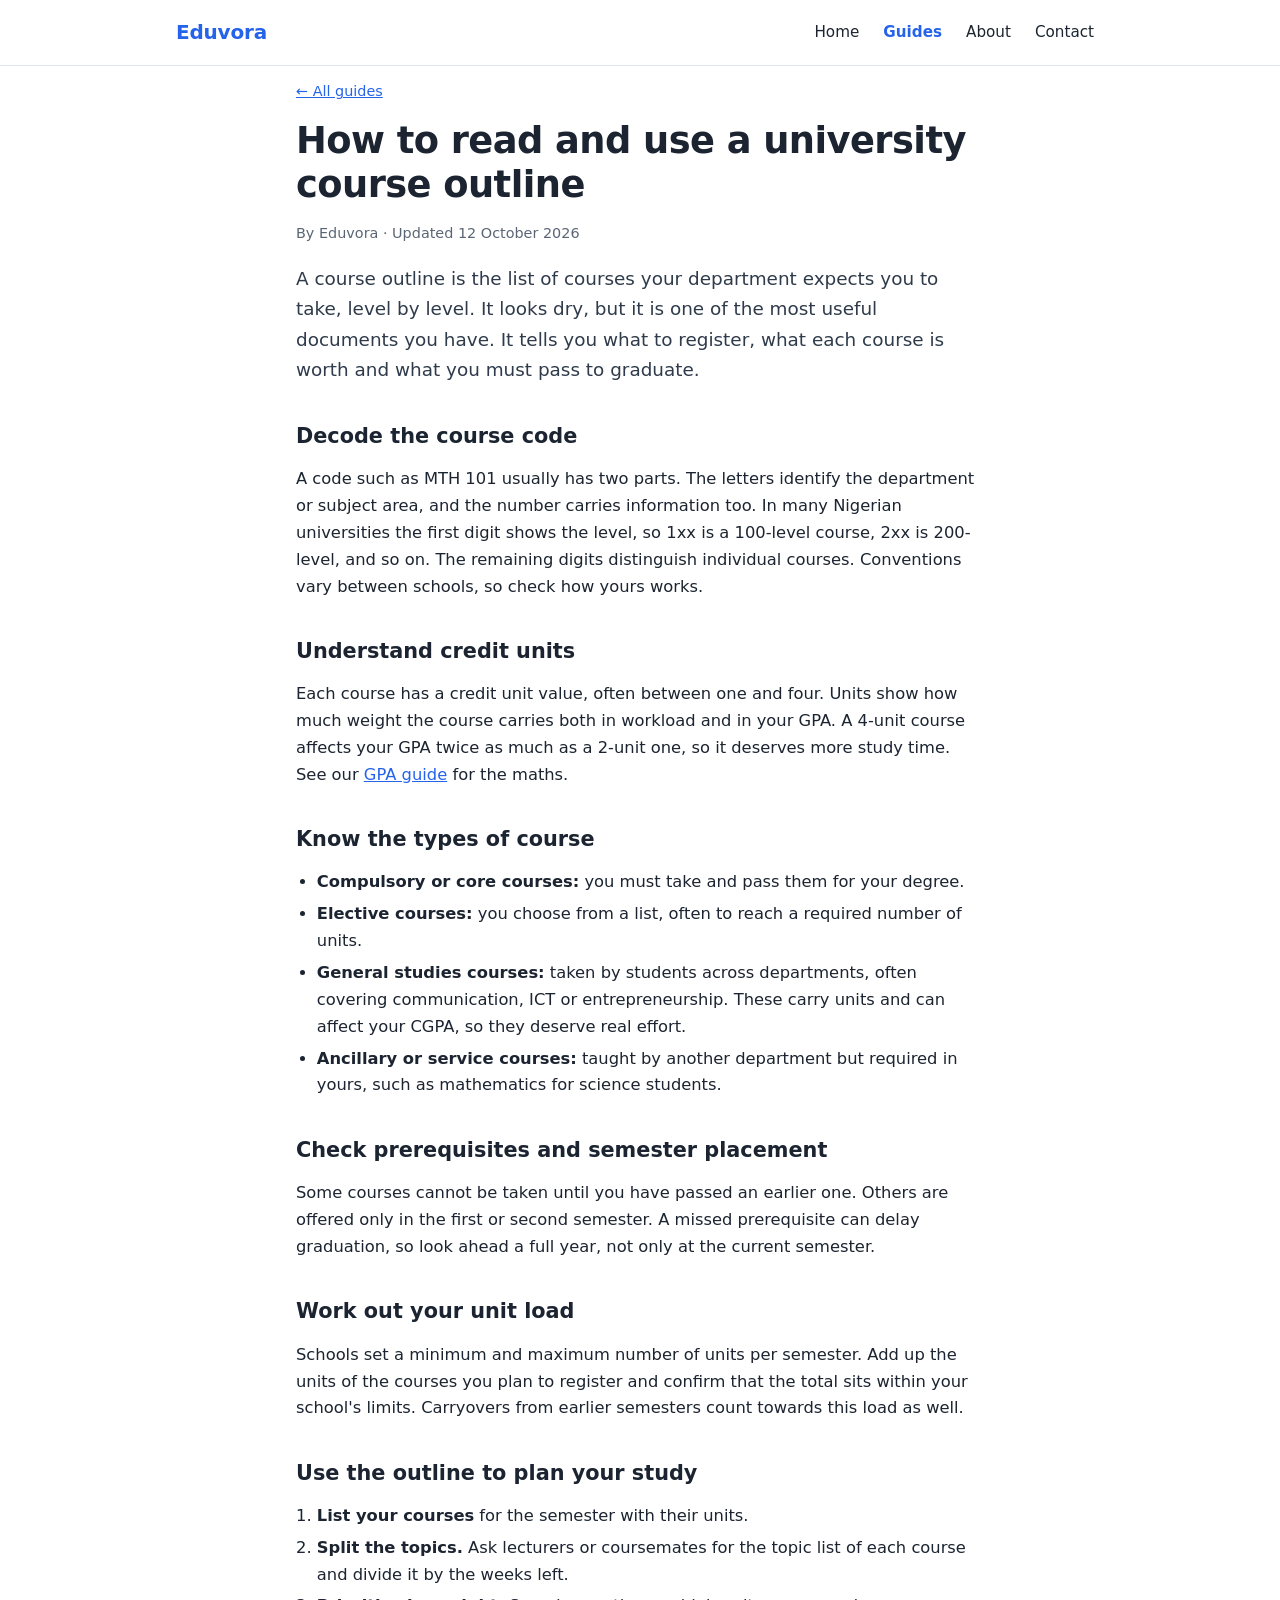
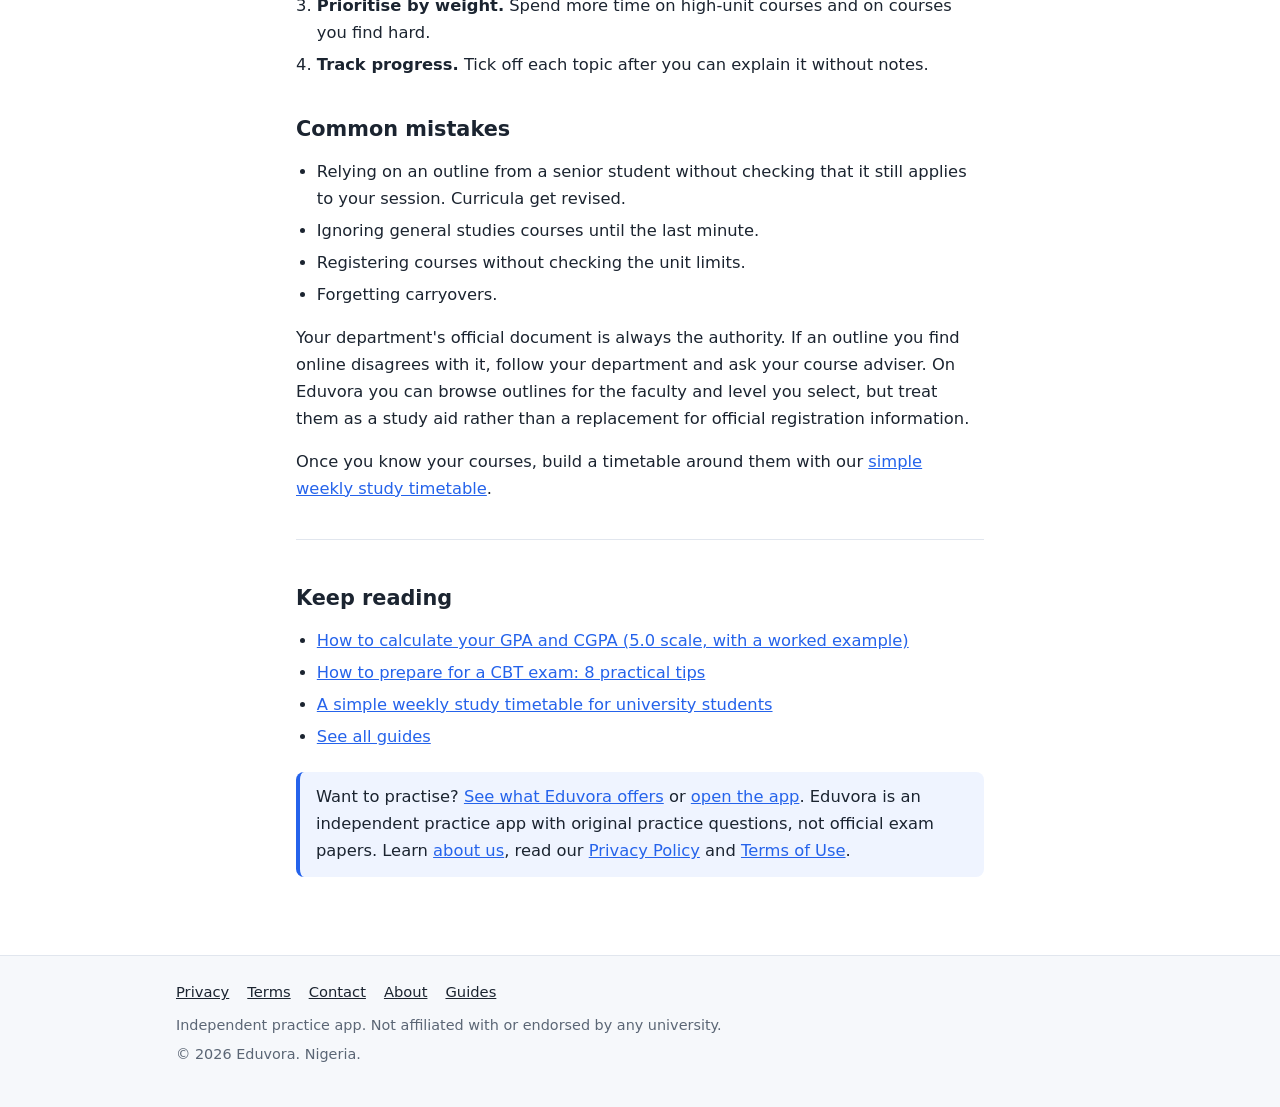
<file: web/guides/how-to-read-a-university-course-outline.html>
<!doctype html>
<html lang="en">
<head>
<meta charset="utf-8">
<meta name="viewport" content="width=device-width,initial-scale=1">
<title>How to read and use a university course outline | Eduvora</title>
<meta name="description" content="A practical guide to reading a university course outline: course codes, credit units, core and elective courses, prerequisites and how to plan your semester with it.">
<link rel="canonical" href="https://eduvora-app.vercel.app/guides/how-to-read-a-university-course-outline.html">
<meta name="theme-color" content="#2563EB">
<meta property="og:type" content="article">
<meta property="og:site_name" content="Eduvora">
<meta property="og:title" content="How to read and use a university course outline | Eduvora">
<meta property="og:description" content="A practical guide to reading a university course outline: course codes, credit units, core and elective courses, prerequisites and how to plan your semester with it.">
<meta property="og:url" content="https://eduvora-app.vercel.app/guides/how-to-read-a-university-course-outline.html">
<meta property="og:image" content="https://eduvora-app.vercel.app/icons/Icon-512.png">
<meta name="twitter:card" content="summary">
<link rel="icon" type="image/png" href="../favicon.png">
<link rel="stylesheet" href="../site-static/site.css">
</head>
<body>
<header class="site-header">
<div class="wrap">
<a class="brand" href="../welcome.html">Eduvora</a>
<nav class="site-nav" aria-label="Main"><a href="../welcome.html">Home</a><a href="../guides/index.html" aria-current="page">Guides</a><a href="../about.html">About</a><a href="../contact.html">Contact</a></nav>
</div>
</header>
<main>

<article class="narrow">
<p class="muted"><a href="../guides/index.html">&larr; All guides</a></p>
<h1>How to read and use a university course outline</h1>
<p class="muted">By Eduvora &middot; Updated 12 October 2026</p>

<p class="lead">A course outline is the list of courses your department expects you to take, level by level. It looks dry, but it is one of the most useful documents you have. It tells you what to register, what each course is worth and what you must pass to graduate.</p>

<h2>Decode the course code</h2>
<p>A code such as MTH 101 usually has two parts. The letters identify the department or subject area, and the number carries information too. In many Nigerian universities the first digit shows the level, so 1xx is a 100-level course, 2xx is 200-level, and so on. The remaining digits distinguish individual courses. Conventions vary between schools, so check how yours works.</p>

<h2>Understand credit units</h2>
<p>Each course has a credit unit value, often between one and four. Units show how much weight the course carries both in workload and in your GPA. A 4-unit course affects your GPA twice as much as a 2-unit one, so it deserves more study time. See our <a href="how-to-calculate-gpa-and-cgpa.html">GPA guide</a> for the maths.</p>

<h2>Know the types of course</h2>
<ul>
<li><strong>Compulsory or core courses:</strong> you must take and pass them for your degree.</li>
<li><strong>Elective courses:</strong> you choose from a list, often to reach a required number of units.</li>
<li><strong>General studies courses:</strong> taken by students across departments, often covering communication, ICT or entrepreneurship. These carry units and can affect your CGPA, so they deserve real effort.</li>
<li><strong>Ancillary or service courses:</strong> taught by another department but required in yours, such as mathematics for science students.</li>
</ul>

<h2>Check prerequisites and semester placement</h2>
<p>Some courses cannot be taken until you have passed an earlier one. Others are offered only in the first or second semester. A missed prerequisite can delay graduation, so look ahead a full year, not only at the current semester.</p>

<h2>Work out your unit load</h2>
<p>Schools set a minimum and maximum number of units per semester. Add up the units of the courses you plan to register and confirm that the total sits within your school's limits. Carryovers from earlier semesters count towards this load as well.</p>

<h2>Use the outline to plan your study</h2>
<ol>
<li><strong>List your courses</strong> for the semester with their units.</li>
<li><strong>Split the topics.</strong> Ask lecturers or coursemates for the topic list of each course and divide it by the weeks left.</li>
<li><strong>Prioritise by weight.</strong> Spend more time on high-unit courses and on courses you find hard.</li>
<li><strong>Track progress.</strong> Tick off each topic after you can explain it without notes.</li>
</ol>

<h2>Common mistakes</h2>
<ul>
<li>Relying on an outline from a senior student without checking that it still applies to your session. Curricula get revised.</li>
<li>Ignoring general studies courses until the last minute.</li>
<li>Registering courses without checking the unit limits.</li>
<li>Forgetting carryovers.</li>
</ul>
<p>Your department's official document is always the authority. If an outline you find online disagrees with it, follow your department and ask your course adviser. On Eduvora you can browse outlines for the faculty and level you select, but treat them as a study aid rather than a replacement for official registration information.</p>
<p>Once you know your courses, build a timetable around them with our <a href="a-simple-weekly-study-timetable.html">simple weekly study timetable</a>.</p>

<div class="related">
<h2>Keep reading</h2>
<ul><li><a href="how-to-calculate-gpa-and-cgpa.html">How to calculate your GPA and CGPA (5.0 scale, with a worked example)</a></li><li><a href="how-to-prepare-for-a-cbt-exam.html">How to prepare for a CBT exam: 8 practical tips</a></li><li><a href="a-simple-weekly-study-timetable.html">A simple weekly study timetable for university students</a></li><li><a href="index.html">See all guides</a></li></ul>
<div class="note"><p>Want to practise? <a href="../welcome.html">See what Eduvora offers</a> or <a href="https://eduvora-app.vercel.app/">open the app</a>. Eduvora is an independent practice app with original practice questions, not official exam papers. Learn <a href="../about.html">about us</a>, read our <a href="../privacy.html">Privacy Policy</a> and <a href="../terms.html">Terms of Use</a>.</p></div>
</div>
</article>

</main>
<footer class="site-footer">
<div class="wrap">
<nav aria-label="Footer">
<a href="../privacy.html">Privacy</a>
<a href="../terms.html">Terms</a>
<a href="../contact.html">Contact</a>
<a href="../about.html">About</a>
<a href="../guides/index.html">Guides</a>
</nav>
<p>Independent practice app. Not affiliated with or endorsed by any university.</p>
<p>&copy; 2026 Eduvora. Nigeria.</p>
</div>
</footer>
</body>
</html>
</file>
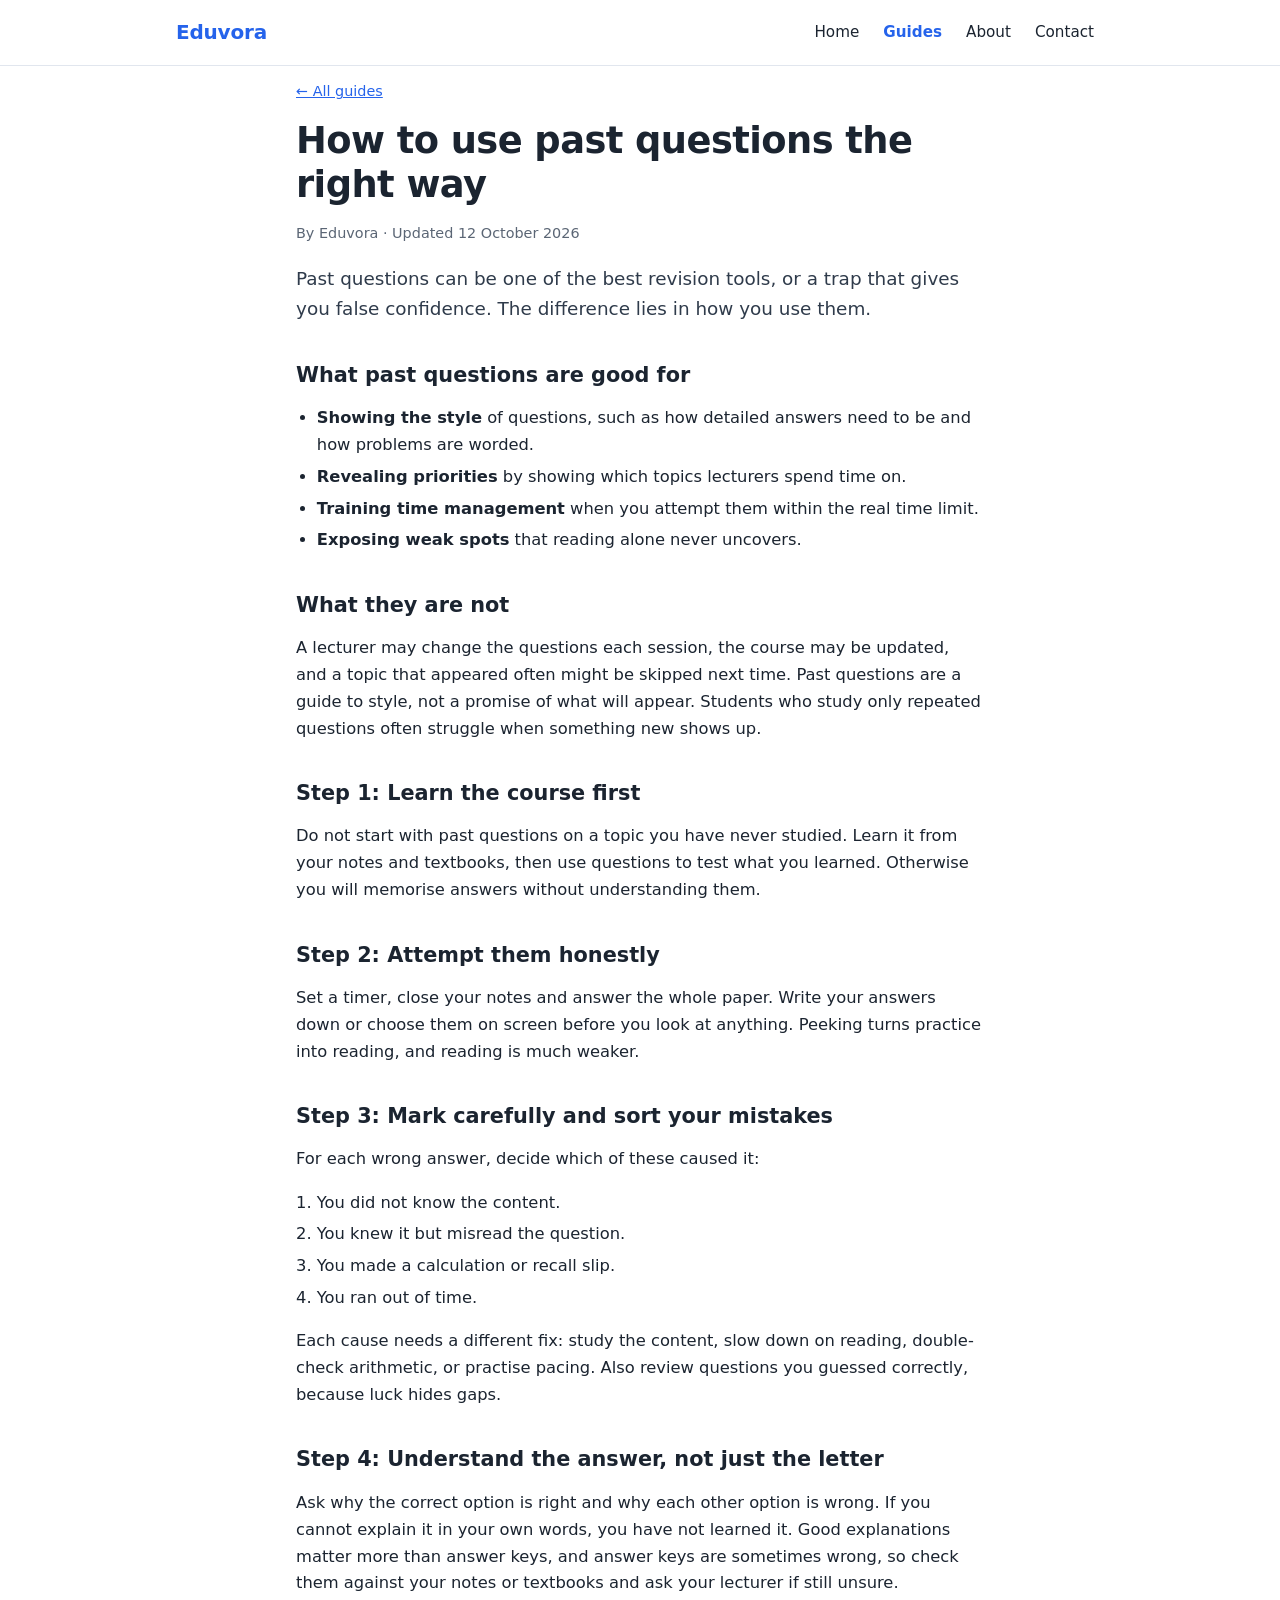
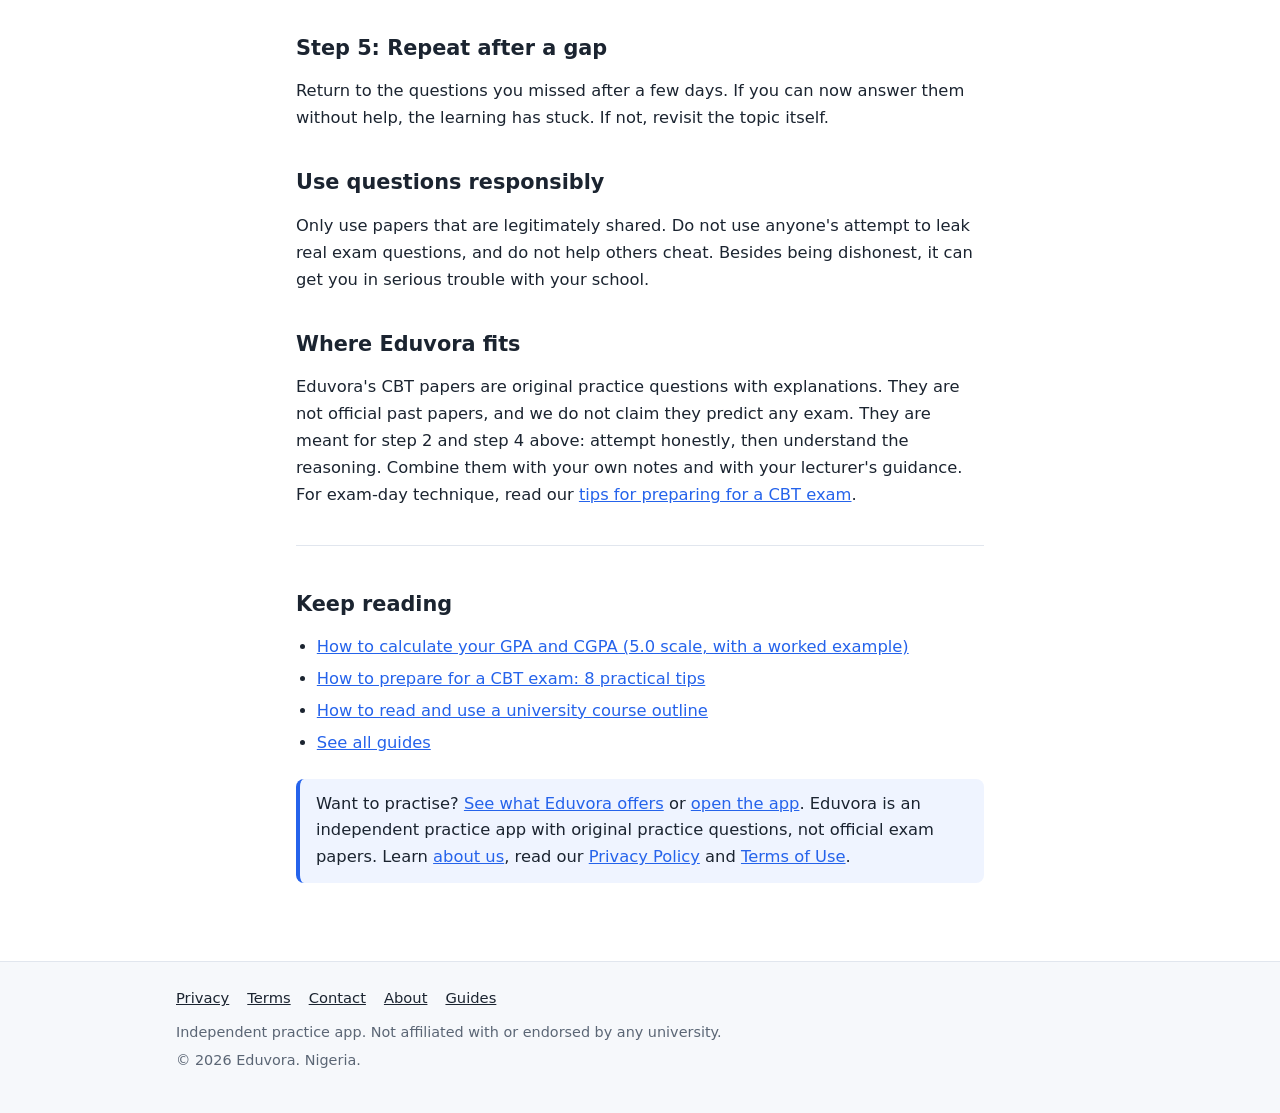
<file: web/guides/how-to-use-past-questions-the-right-way.html>
<!doctype html>
<html lang="en">
<head>
<meta charset="utf-8">
<meta name="viewport" content="width=device-width,initial-scale=1">
<title>How to use past questions the right way | Eduvora</title>
<meta name="description" content="How to use past questions to learn rather than to guess: find patterns, practise under time pressure, check your answers properly and avoid common traps.">
<link rel="canonical" href="https://eduvora-app.vercel.app/guides/how-to-use-past-questions-the-right-way.html">
<meta name="theme-color" content="#2563EB">
<meta property="og:type" content="article">
<meta property="og:site_name" content="Eduvora">
<meta property="og:title" content="How to use past questions the right way | Eduvora">
<meta property="og:description" content="How to use past questions to learn rather than to guess: find patterns, practise under time pressure, check your answers properly and avoid common traps.">
<meta property="og:url" content="https://eduvora-app.vercel.app/guides/how-to-use-past-questions-the-right-way.html">
<meta property="og:image" content="https://eduvora-app.vercel.app/icons/Icon-512.png">
<meta name="twitter:card" content="summary">
<link rel="icon" type="image/png" href="../favicon.png">
<link rel="stylesheet" href="../site-static/site.css">
</head>
<body>
<header class="site-header">
<div class="wrap">
<a class="brand" href="../welcome.html">Eduvora</a>
<nav class="site-nav" aria-label="Main"><a href="../welcome.html">Home</a><a href="../guides/index.html" aria-current="page">Guides</a><a href="../about.html">About</a><a href="../contact.html">Contact</a></nav>
</div>
</header>
<main>

<article class="narrow">
<p class="muted"><a href="../guides/index.html">&larr; All guides</a></p>
<h1>How to use past questions the right way</h1>
<p class="muted">By Eduvora &middot; Updated 12 October 2026</p>

<p class="lead">Past questions can be one of the best revision tools, or a trap that gives you false confidence. The difference lies in how you use them.</p>

<h2>What past questions are good for</h2>
<ul>
<li><strong>Showing the style</strong> of questions, such as how detailed answers need to be and how problems are worded.</li>
<li><strong>Revealing priorities</strong> by showing which topics lecturers spend time on.</li>
<li><strong>Training time management</strong> when you attempt them within the real time limit.</li>
<li><strong>Exposing weak spots</strong> that reading alone never uncovers.</li>
</ul>

<h2>What they are not</h2>
<p>A lecturer may change the questions each session, the course may be updated, and a topic that appeared often might be skipped next time. Past questions are a guide to style, not a promise of what will appear. Students who study only repeated questions often struggle when something new shows up.</p>

<h2>Step 1: Learn the course first</h2>
<p>Do not start with past questions on a topic you have never studied. Learn it from your notes and textbooks, then use questions to test what you learned. Otherwise you will memorise answers without understanding them.</p>

<h2>Step 2: Attempt them honestly</h2>
<p>Set a timer, close your notes and answer the whole paper. Write your answers down or choose them on screen before you look at anything. Peeking turns practice into reading, and reading is much weaker.</p>

<h2>Step 3: Mark carefully and sort your mistakes</h2>
<p>For each wrong answer, decide which of these caused it:</p>
<ol>
<li>You did not know the content.</li>
<li>You knew it but misread the question.</li>
<li>You made a calculation or recall slip.</li>
<li>You ran out of time.</li>
</ol>
<p>Each cause needs a different fix: study the content, slow down on reading, double-check arithmetic, or practise pacing. Also review questions you guessed correctly, because luck hides gaps.</p>

<h2>Step 4: Understand the answer, not just the letter</h2>
<p>Ask why the correct option is right and why each other option is wrong. If you cannot explain it in your own words, you have not learned it. Good explanations matter more than answer keys, and answer keys are sometimes wrong, so check them against your notes or textbooks and ask your lecturer if still unsure.</p>

<h2>Step 5: Repeat after a gap</h2>
<p>Return to the questions you missed after a few days. If you can now answer them without help, the learning has stuck. If not, revisit the topic itself.</p>

<h2>Use questions responsibly</h2>
<p>Only use papers that are legitimately shared. Do not use anyone's attempt to leak real exam questions, and do not help others cheat. Besides being dishonest, it can get you in serious trouble with your school.</p>

<h2>Where Eduvora fits</h2>
<p>Eduvora's CBT papers are original practice questions with explanations. They are not official past papers, and we do not claim they predict any exam. They are meant for step 2 and step 4 above: attempt honestly, then understand the reasoning. Combine them with your own notes and with your lecturer's guidance. For exam-day technique, read our <a href="how-to-prepare-for-a-cbt-exam.html">tips for preparing for a CBT exam</a>.</p>

<div class="related">
<h2>Keep reading</h2>
<ul><li><a href="how-to-calculate-gpa-and-cgpa.html">How to calculate your GPA and CGPA (5.0 scale, with a worked example)</a></li><li><a href="how-to-prepare-for-a-cbt-exam.html">How to prepare for a CBT exam: 8 practical tips</a></li><li><a href="how-to-read-a-university-course-outline.html">How to read and use a university course outline</a></li><li><a href="index.html">See all guides</a></li></ul>
<div class="note"><p>Want to practise? <a href="../welcome.html">See what Eduvora offers</a> or <a href="https://eduvora-app.vercel.app/">open the app</a>. Eduvora is an independent practice app with original practice questions, not official exam papers. Learn <a href="../about.html">about us</a>, read our <a href="../privacy.html">Privacy Policy</a> and <a href="../terms.html">Terms of Use</a>.</p></div>
</div>
</article>

</main>
<footer class="site-footer">
<div class="wrap">
<nav aria-label="Footer">
<a href="../privacy.html">Privacy</a>
<a href="../terms.html">Terms</a>
<a href="../contact.html">Contact</a>
<a href="../about.html">About</a>
<a href="../guides/index.html">Guides</a>
</nav>
<p>Independent practice app. Not affiliated with or endorsed by any university.</p>
<p>&copy; 2026 Eduvora. Nigeria.</p>
</div>
</footer>
</body>
</html>
</file>
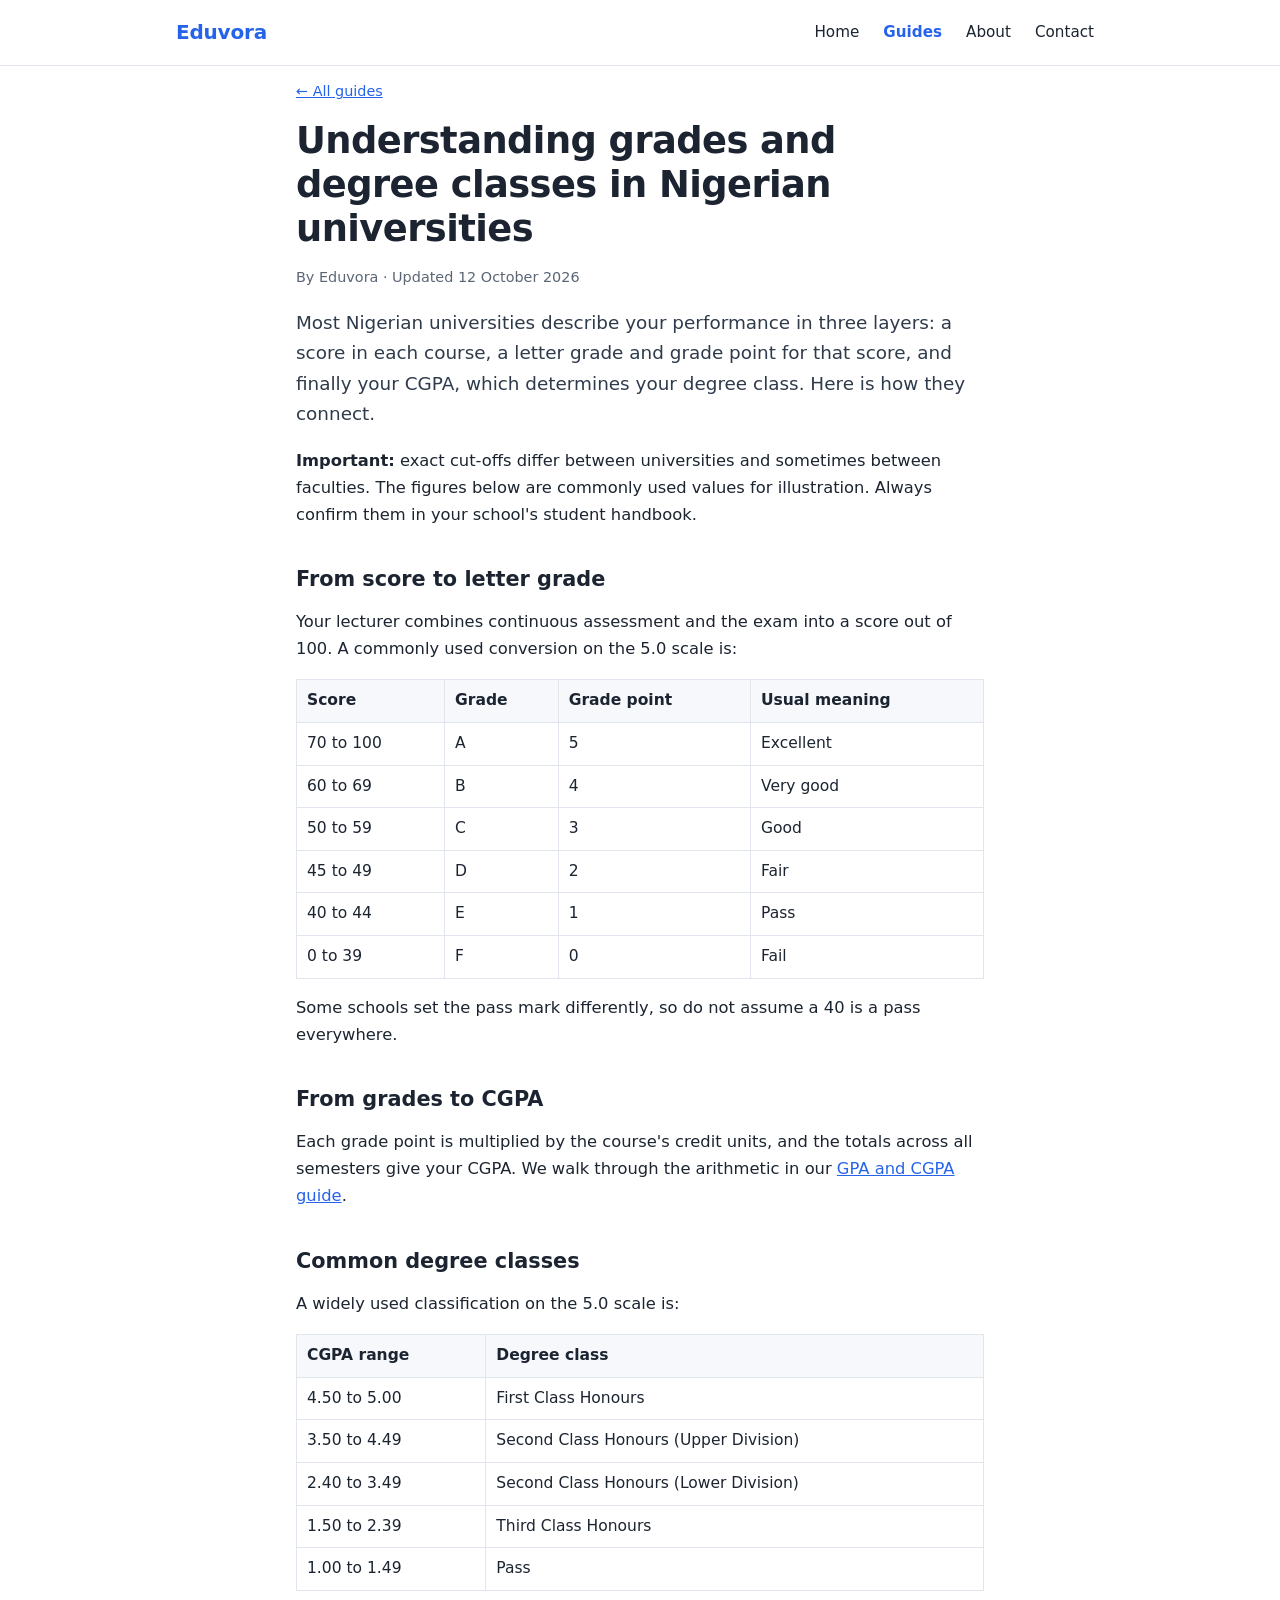
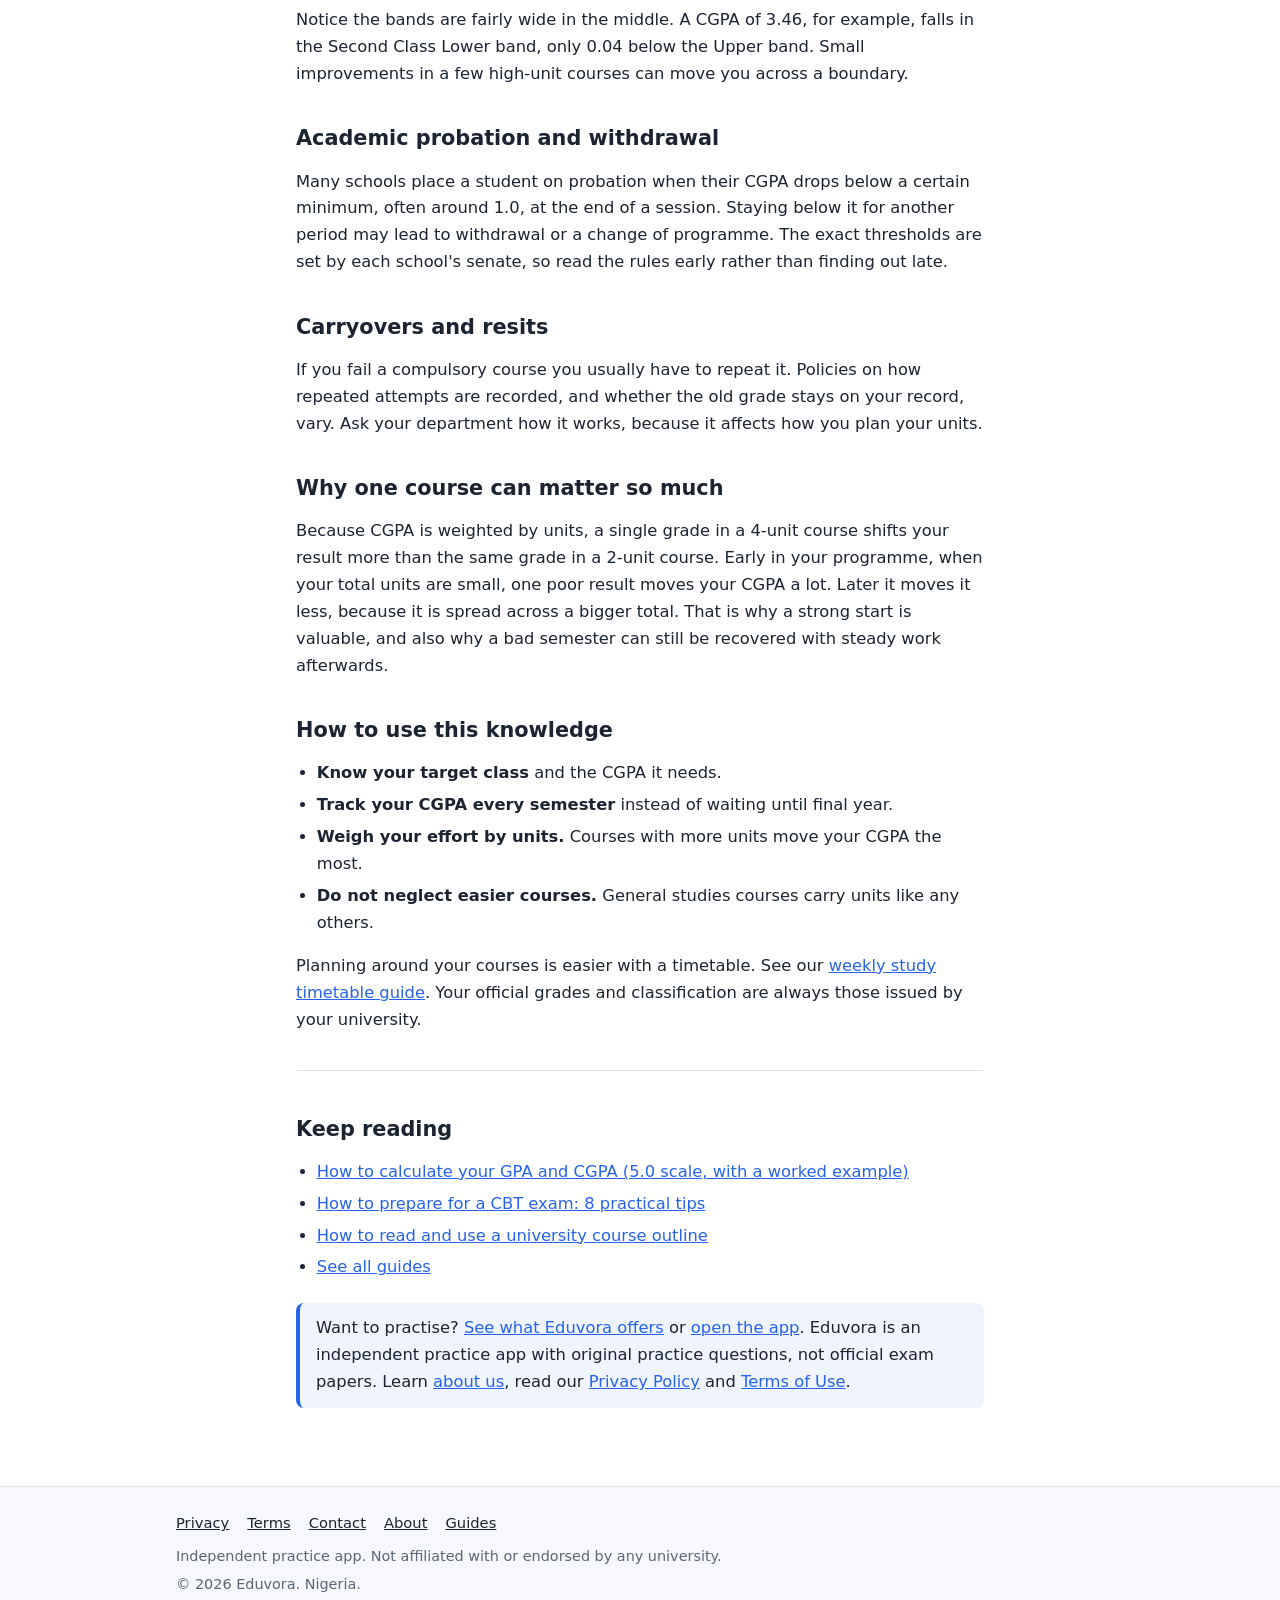
<file: web/guides/understanding-grades-and-degree-classes.html>
<!doctype html>
<html lang="en">
<head>
<meta charset="utf-8">
<meta name="viewport" content="width=device-width,initial-scale=1">
<title>Understanding grades and degree classes in Nigerian universities | Eduvora</title>
<meta name="description" content="A plain-language explanation of letter grades, grade points, probation and the common degree classes (First Class to Pass) used on the 5.0 scale in Nigerian universities.">
<link rel="canonical" href="https://eduvora-app.vercel.app/guides/understanding-grades-and-degree-classes.html">
<meta name="theme-color" content="#2563EB">
<meta property="og:type" content="article">
<meta property="og:site_name" content="Eduvora">
<meta property="og:title" content="Understanding grades and degree classes in Nigerian universities | Eduvora">
<meta property="og:description" content="A plain-language explanation of letter grades, grade points, probation and the common degree classes (First Class to Pass) used on the 5.0 scale in Nigerian universities.">
<meta property="og:url" content="https://eduvora-app.vercel.app/guides/understanding-grades-and-degree-classes.html">
<meta property="og:image" content="https://eduvora-app.vercel.app/icons/Icon-512.png">
<meta name="twitter:card" content="summary">
<link rel="icon" type="image/png" href="../favicon.png">
<link rel="stylesheet" href="../site-static/site.css">
</head>
<body>
<header class="site-header">
<div class="wrap">
<a class="brand" href="../welcome.html">Eduvora</a>
<nav class="site-nav" aria-label="Main"><a href="../welcome.html">Home</a><a href="../guides/index.html" aria-current="page">Guides</a><a href="../about.html">About</a><a href="../contact.html">Contact</a></nav>
</div>
</header>
<main>

<article class="narrow">
<p class="muted"><a href="../guides/index.html">&larr; All guides</a></p>
<h1>Understanding grades and degree classes in Nigerian universities</h1>
<p class="muted">By Eduvora &middot; Updated 12 October 2026</p>

<p class="lead">Most Nigerian universities describe your performance in three layers: a score in each course, a letter grade and grade point for that score, and finally your CGPA, which determines your degree class. Here is how they connect.</p>

<p><strong>Important:</strong> exact cut-offs differ between universities and sometimes between faculties. The figures below are commonly used values for illustration. Always confirm them in your school's student handbook.</p>

<h2>From score to letter grade</h2>
<p>Your lecturer combines continuous assessment and the exam into a score out of 100. A commonly used conversion on the 5.0 scale is:</p>
<div class="table-wrap">
<table>
<thead><tr><th>Score</th><th>Grade</th><th>Grade point</th><th>Usual meaning</th></tr></thead>
<tbody>
<tr><td>70 to 100</td><td>A</td><td>5</td><td>Excellent</td></tr>
<tr><td>60 to 69</td><td>B</td><td>4</td><td>Very good</td></tr>
<tr><td>50 to 59</td><td>C</td><td>3</td><td>Good</td></tr>
<tr><td>45 to 49</td><td>D</td><td>2</td><td>Fair</td></tr>
<tr><td>40 to 44</td><td>E</td><td>1</td><td>Pass</td></tr>
<tr><td>0 to 39</td><td>F</td><td>0</td><td>Fail</td></tr>
</tbody>
</table>
</div>
<p>Some schools set the pass mark differently, so do not assume a 40 is a pass everywhere.</p>

<h2>From grades to CGPA</h2>
<p>Each grade point is multiplied by the course's credit units, and the totals across all semesters give your CGPA. We walk through the arithmetic in our <a href="how-to-calculate-gpa-and-cgpa.html">GPA and CGPA guide</a>.</p>

<h2>Common degree classes</h2>
<p>A widely used classification on the 5.0 scale is:</p>
<div class="table-wrap">
<table>
<thead><tr><th>CGPA range</th><th>Degree class</th></tr></thead>
<tbody>
<tr><td>4.50 to 5.00</td><td>First Class Honours</td></tr>
<tr><td>3.50 to 4.49</td><td>Second Class Honours (Upper Division)</td></tr>
<tr><td>2.40 to 3.49</td><td>Second Class Honours (Lower Division)</td></tr>
<tr><td>1.50 to 2.39</td><td>Third Class Honours</td></tr>
<tr><td>1.00 to 1.49</td><td>Pass</td></tr>
</tbody>
</table>
</div>
<p>Notice the bands are fairly wide in the middle. A CGPA of 3.46, for example, falls in the Second Class Lower band, only 0.04 below the Upper band. Small improvements in a few high-unit courses can move you across a boundary.</p>

<h2>Academic probation and withdrawal</h2>
<p>Many schools place a student on probation when their CGPA drops below a certain minimum, often around 1.0, at the end of a session. Staying below it for another period may lead to withdrawal or a change of programme. The exact thresholds are set by each school's senate, so read the rules early rather than finding out late.</p>

<h2>Carryovers and resits</h2>
<p>If you fail a compulsory course you usually have to repeat it. Policies on how repeated attempts are recorded, and whether the old grade stays on your record, vary. Ask your department how it works, because it affects how you plan your units.</p>

<h2>Why one course can matter so much</h2>
<p>Because CGPA is weighted by units, a single grade in a 4-unit course shifts your result more than the same grade in a 2-unit course. Early in your programme, when your total units are small, one poor result moves your CGPA a lot. Later it moves it less, because it is spread across a bigger total. That is why a strong start is valuable, and also why a bad semester can still be recovered with steady work afterwards.</p>

<h2>How to use this knowledge</h2>
<ul>
<li><strong>Know your target class</strong> and the CGPA it needs.</li>
<li><strong>Track your CGPA every semester</strong> instead of waiting until final year.</li>
<li><strong>Weigh your effort by units.</strong> Courses with more units move your CGPA the most.</li>
<li><strong>Do not neglect easier courses.</strong> General studies courses carry units like any others.</li>
</ul>
<p>Planning around your courses is easier with a timetable. See our <a href="a-simple-weekly-study-timetable.html">weekly study timetable guide</a>. Your official grades and classification are always those issued by your university.</p>

<div class="related">
<h2>Keep reading</h2>
<ul><li><a href="how-to-calculate-gpa-and-cgpa.html">How to calculate your GPA and CGPA (5.0 scale, with a worked example)</a></li><li><a href="how-to-prepare-for-a-cbt-exam.html">How to prepare for a CBT exam: 8 practical tips</a></li><li><a href="how-to-read-a-university-course-outline.html">How to read and use a university course outline</a></li><li><a href="index.html">See all guides</a></li></ul>
<div class="note"><p>Want to practise? <a href="../welcome.html">See what Eduvora offers</a> or <a href="https://eduvora-app.vercel.app/">open the app</a>. Eduvora is an independent practice app with original practice questions, not official exam papers. Learn <a href="../about.html">about us</a>, read our <a href="../privacy.html">Privacy Policy</a> and <a href="../terms.html">Terms of Use</a>.</p></div>
</div>
</article>

</main>
<footer class="site-footer">
<div class="wrap">
<nav aria-label="Footer">
<a href="../privacy.html">Privacy</a>
<a href="../terms.html">Terms</a>
<a href="../contact.html">Contact</a>
<a href="../about.html">About</a>
<a href="../guides/index.html">Guides</a>
</nav>
<p>Independent practice app. Not affiliated with or endorsed by any university.</p>
<p>&copy; 2026 Eduvora. Nigeria.</p>
</div>
</footer>
</body>
</html>
</file>
<file: web/site-static/site.css>
/* Eduvora static site styles. Mobile-first, system fonts, brand blue #2563EB. */
:root {
  --brand: #2563eb;
  --brand-dark: #1d4ed8;
  --brand-soft: #eff4ff;
  --text: #1b2430;
  --muted: #5b6675;
  --bg: #ffffff;
  --card: #f6f8fb;
  --line: #e1e6ee;
}

* { box-sizing: border-box; }

html { -webkit-text-size-adjust: 100%; }

body {
  margin: 0;
  font-family: system-ui, -apple-system, "Segoe UI", Roboto, "Helvetica Neue", Arial, sans-serif;
  line-height: 1.65;
  color: var(--text);
  background: var(--bg);
}

a { color: var(--brand); }
a:hover { color: var(--brand-dark); }

img { max-width: 100%; height: auto; }

.wrap { max-width: 960px; margin: 0 auto; padding: 0 16px; }
.narrow { max-width: 720px; margin: 0 auto; padding: 0 16px; }

/* Header */
.site-header {
  border-bottom: 1px solid var(--line);
  background: var(--bg);
}
.site-header .wrap {
  display: flex;
  flex-wrap: wrap;
  align-items: center;
  justify-content: space-between;
  gap: 4px 16px;
  padding-top: 12px;
  padding-bottom: 12px;
}
.brand {
  font-weight: 800;
  font-size: 1.25rem;
  color: var(--brand);
  text-decoration: none;
  letter-spacing: -0.01em;
}
.site-nav { display: flex; flex-wrap: wrap; gap: 2px 4px; }
.site-nav a {
  color: var(--text);
  text-decoration: none;
  font-size: .95rem;
  padding: 8px 10px;
  border-radius: 8px;
}
.site-nav a:hover { background: var(--brand-soft); color: var(--brand-dark); }
.site-nav a[aria-current="page"] { color: var(--brand); font-weight: 700; }

/* Layout */
main { display: block; padding-bottom: 56px; }
article, .page { padding-top: 24px; }

h1 { font-size: 1.9rem; line-height: 1.2; margin: .4em 0 .3em; letter-spacing: -0.015em; }
h2 { font-size: 1.3rem; line-height: 1.3; margin: 1.8em 0 .45em; }
h3 { font-size: 1.05rem; margin: 1.4em 0 .3em; }
p, li { font-size: 1.02rem; }
ul, ol { padding-left: 1.3em; }
li { margin: .3em 0; }

.muted { color: var(--muted); font-size: .9rem; }
.lead { font-size: 1.15rem; color: #2f3b4b; }

/* Hero */
.hero {
  background: linear-gradient(180deg, var(--brand-soft), #ffffff);
  padding: 40px 0 36px;
  border-bottom: 1px solid var(--line);
}
.hero h1 { font-size: 2.1rem; margin-top: 0; }
.hero .lead { max-width: 640px; }

/* Buttons */
.btn {
  display: inline-block;
  background: var(--brand);
  color: #fff;
  text-decoration: none;
  font-weight: 700;
  padding: 12px 22px;
  border-radius: 10px;
  margin: 6px 8px 6px 0;
}
.btn:hover { background: var(--brand-dark); color: #fff; }
.btn.secondary {
  background: #fff;
  color: var(--brand);
  border: 1.5px solid var(--brand);
  padding: 10.5px 20.5px;
}
.btn.secondary:hover { background: var(--brand-soft); color: var(--brand-dark); }

/* Cards and grids */
.grid { display: grid; grid-template-columns: 1fr; gap: 14px; margin: 18px 0; }
.card {
  background: var(--card);
  border: 1px solid var(--line);
  border-radius: 14px;
  padding: 16px 18px;
}
.card h3 { margin-top: 0; }
.card p { margin: .4em 0 0; }
.card a.card-link { text-decoration: none; }
.card a.card-link:hover { text-decoration: underline; }

.steps { counter-reset: step; list-style: none; padding: 0; }
.steps li {
  counter-increment: step;
  position: relative;
  padding: 4px 0 4px 48px;
  margin: 14px 0;
}
.steps li::before {
  content: counter(step);
  position: absolute;
  left: 0;
  top: 2px;
  width: 34px;
  height: 34px;
  border-radius: 50%;
  background: var(--brand);
  color: #fff;
  font-weight: 700;
  text-align: center;
  line-height: 34px;
}

.note {
  background: var(--brand-soft);
  border-left: 4px solid var(--brand);
  border-radius: 8px;
  padding: 12px 16px;
  margin: 22px 0;
}
.note p { margin: 0; }

/* Tables */
.table-wrap { overflow-x: auto; margin: 16px 0; }
table { border-collapse: collapse; width: 100%; min-width: 420px; font-size: .97rem; }
th, td { border: 1px solid var(--line); padding: 8px 10px; text-align: left; }
th { background: var(--card); }

/* FAQ */
details { border: 1px solid var(--line); border-radius: 10px; padding: 10px 14px; margin: 10px 0; background: var(--card); }
summary { cursor: pointer; font-weight: 700; }
details p { margin: .6em 0 .2em; }

.related { margin-top: 36px; padding-top: 8px; border-top: 1px solid var(--line); }

/* Footer */
.site-footer {
  border-top: 1px solid var(--line);
  background: var(--card);
  padding: 24px 0 36px;
  font-size: .92rem;
  color: var(--muted);
}
.site-footer nav { display: flex; flex-wrap: wrap; gap: 4px 18px; margin-bottom: 10px; }
.site-footer a { color: var(--text); }
.site-footer p { font-size: .9rem; margin: .3em 0; }

@media (min-width: 640px) {
  h1 { font-size: 2.3rem; }
  .hero { padding: 64px 0 56px; }
  .hero h1 { font-size: 2.8rem; }
  .grid.two { grid-template-columns: 1fr 1fr; }
  .grid.three { grid-template-columns: 1fr 1fr; }
}

@media (min-width: 900px) {
  .grid.three { grid-template-columns: 1fr 1fr 1fr; }
}

@media (prefers-color-scheme: dark) {
  :root {
    --brand: #6ea0ff;
    --brand-dark: #93b7ff;
    --brand-soft: #172338;
    --text: #e6ebf0;
    --muted: #9aa6b4;
    --bg: #12171d;
    --card: #1a212a;
    --line: #2a3340;
  }
  .lead { color: #c3ccd6; }
  .hero { background: linear-gradient(180deg, #172338, #12171d); }
  .btn, .btn:hover { color: #0c1220; }
  .btn.secondary { background: transparent; color: var(--brand); }
  .btn.secondary:hover { color: var(--brand-dark); }
  .steps li::before { color: #0c1220; }
}
</file>
